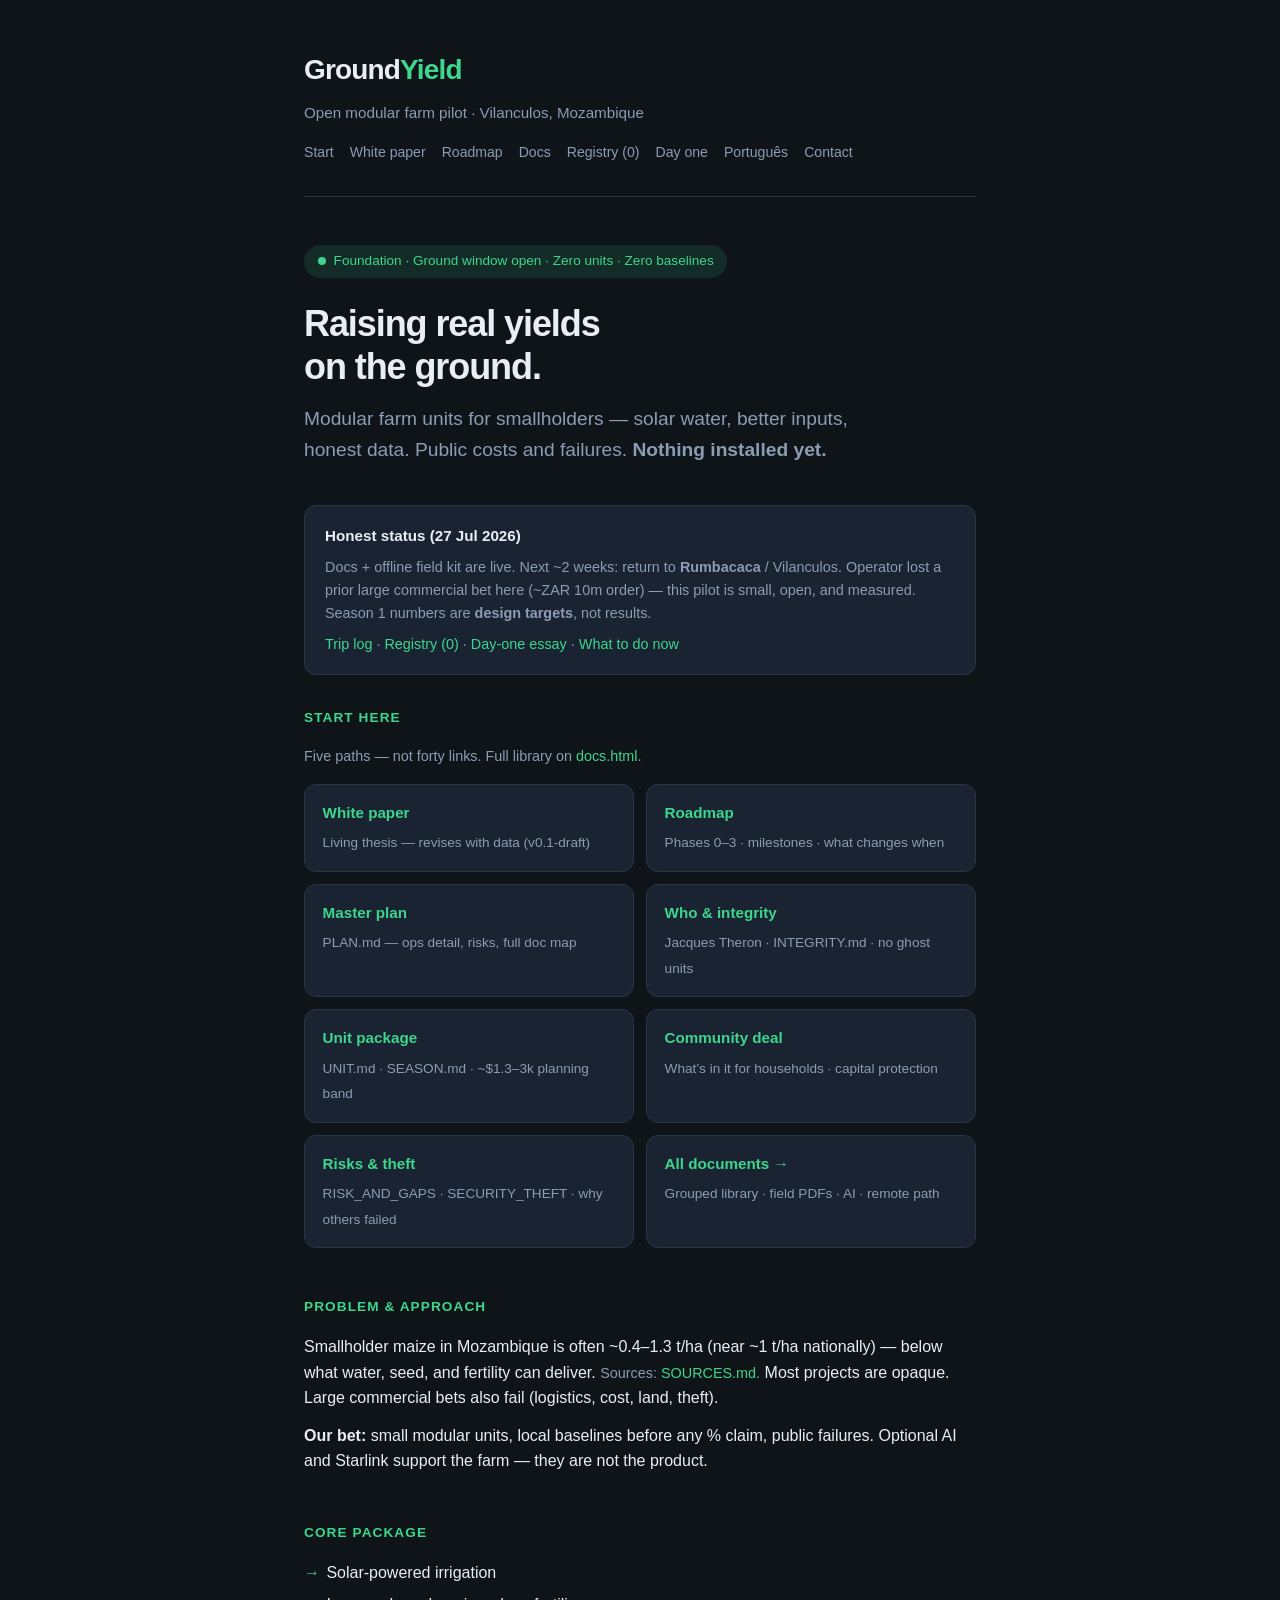
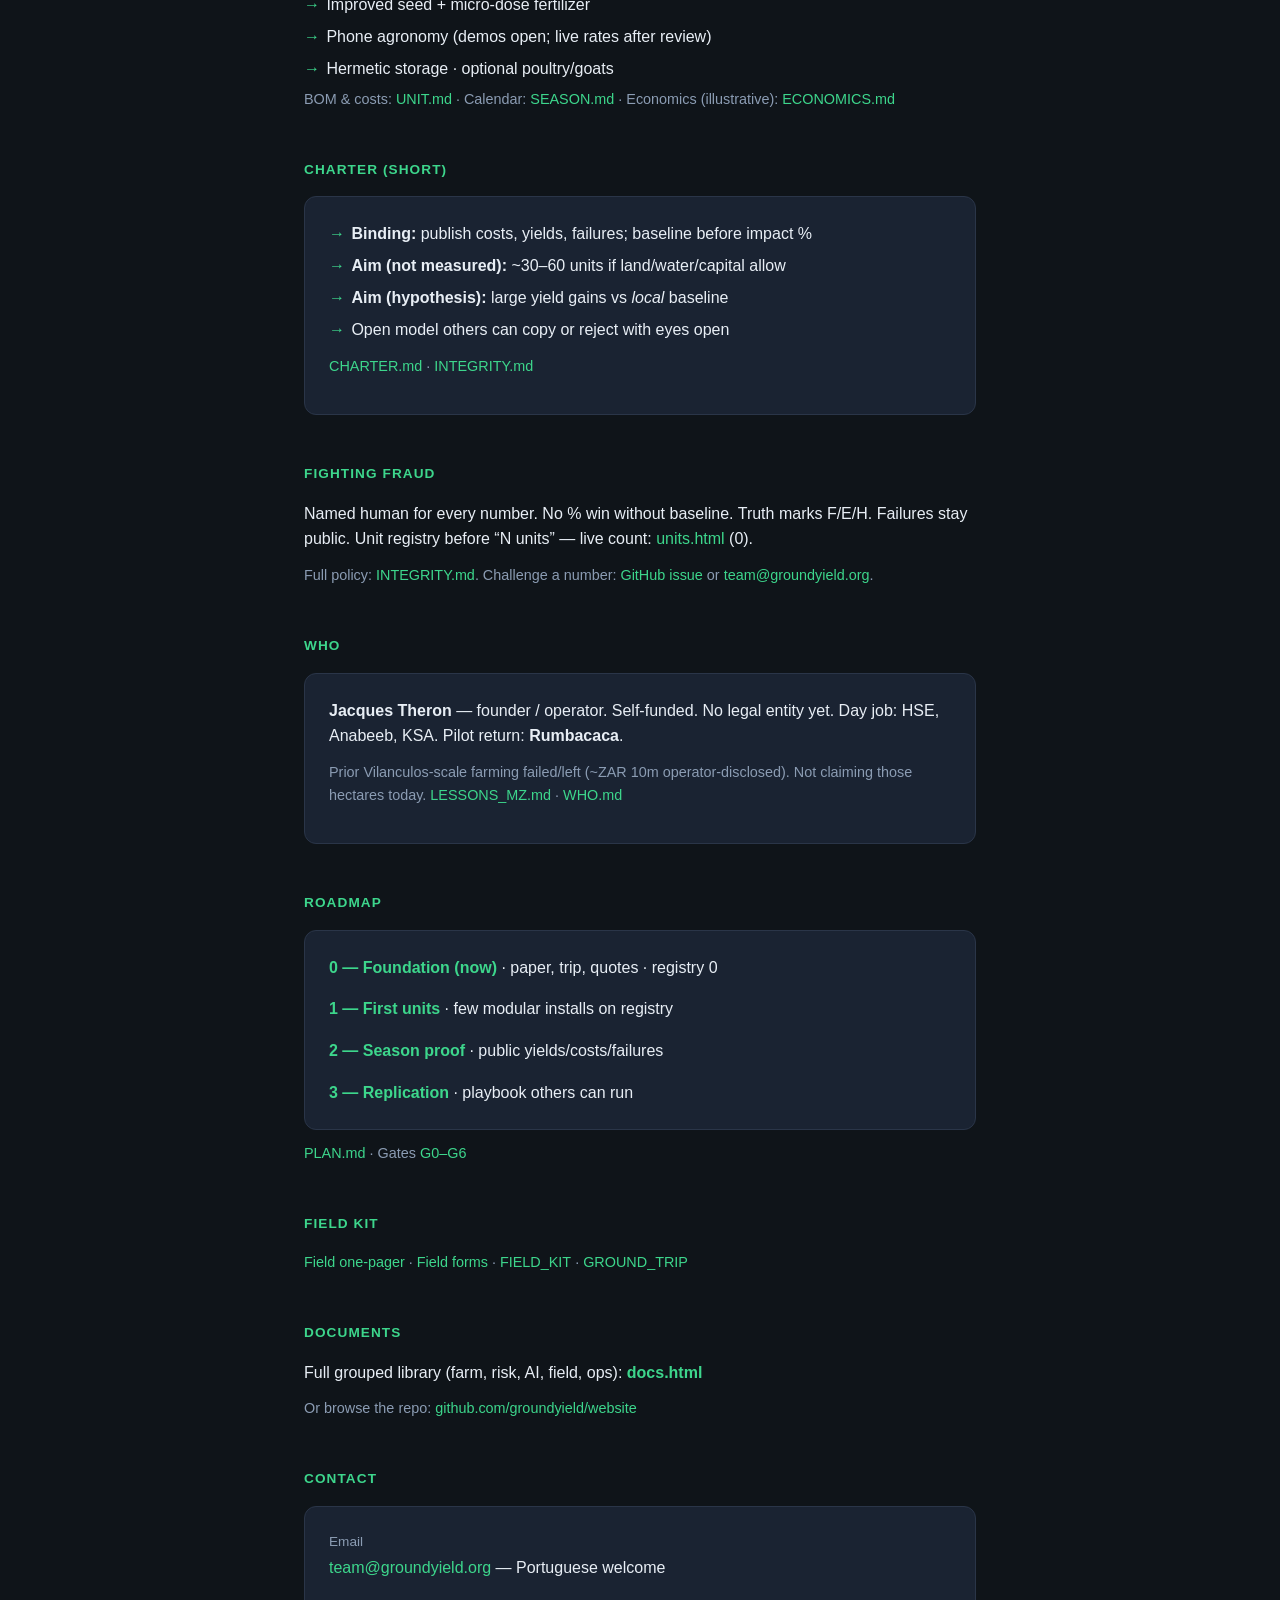
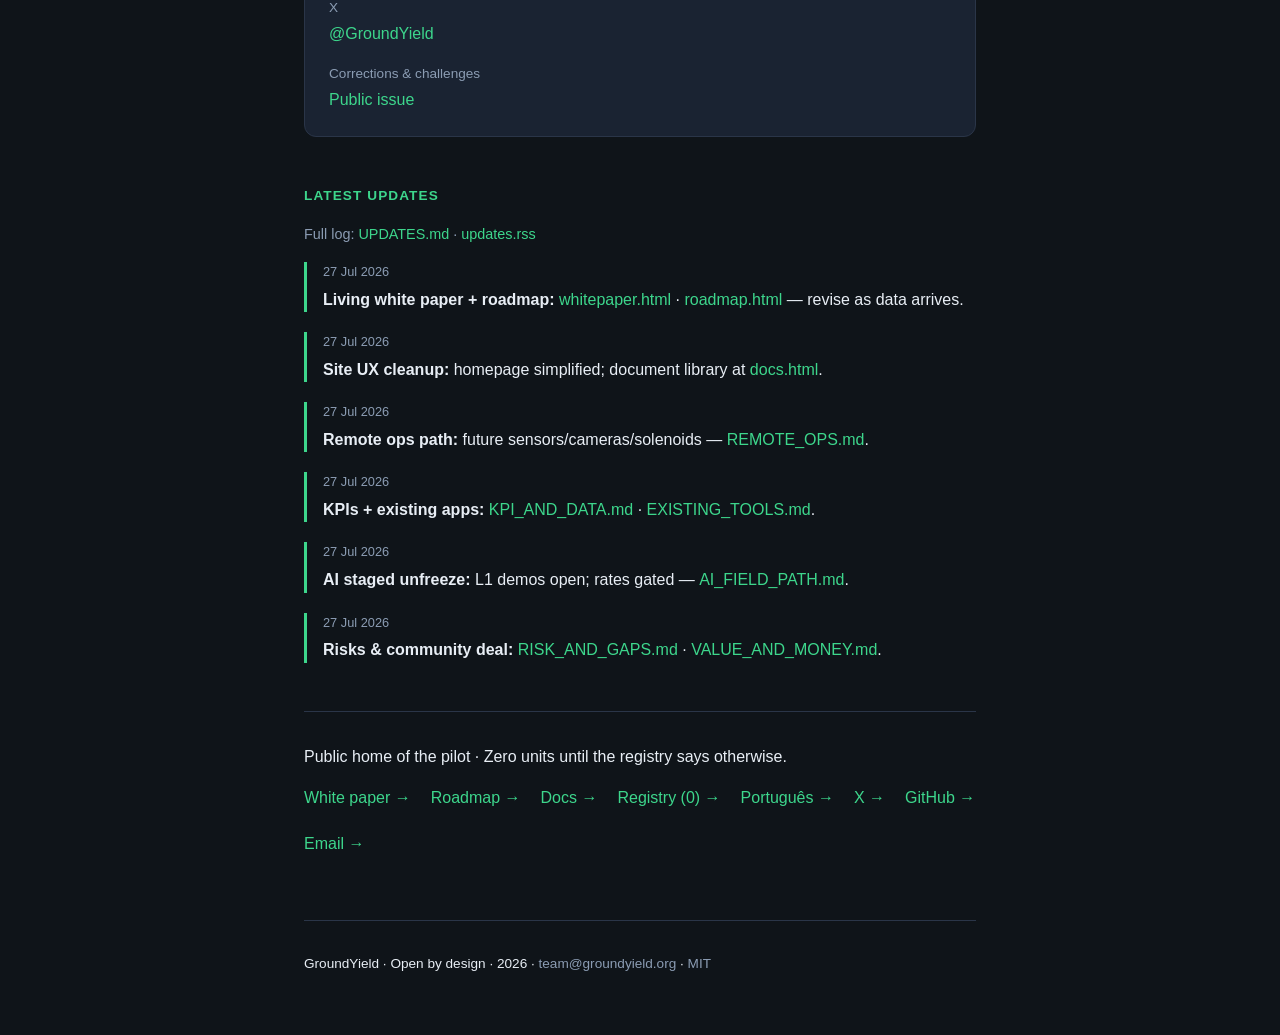
<file: index.html>
<!DOCTYPE html>
<html lang="en">
<head>
  <meta charset="UTF-8" />
  <meta name="viewport" content="width=device-width, initial-scale=1.0" />
  <title>GroundYield — Open Modular Farm Pilot</title>
  <link rel="stylesheet" href="/site-nav.css" />
  <meta name="description" content="GroundYield is an open, transparent modular high-productivity farm pilot in Vilanculos, Mozambique. Raising real yields with public data." />
  <meta name="theme-color" content="#0f1419" />
  <meta name="color-scheme" content="dark" />
  <meta name="author" content="Jacques Theron" />
  <link rel="canonical" href="https://www.groundyield.org/" />

  <link rel="icon" href="/favicon.svg" type="image/svg+xml" />
  <link rel="apple-touch-icon" href="/apple-touch-icon.png" />
  <link rel="alternate" type="application/rss+xml" title="GroundYield Updates" href="/updates.rss" />
  <link rel="alternate" hreflang="en" href="https://www.groundyield.org/" />
  <link rel="alternate" hreflang="pt" href="https://www.groundyield.org/pt.html" />

  <!-- Open Graph -->
  <meta property="og:type" content="website" />
  <meta property="og:site_name" content="GroundYield" />
  <meta property="og:url" content="https://www.groundyield.org/" />
  <meta property="og:title" content="GroundYield — Open Modular Farm Pilot" />
  <meta property="og:description" content="Transparent modular farming for smallholders in Vilanculos, Mozambique. Costs, yields and failures published from day one." />
  <meta property="og:image" content="https://www.groundyield.org/og-image.png" />
  <meta property="og:image:width" content="1200" />
  <meta property="og:image:height" content="630" />
  <meta property="og:image:alt" content="GroundYield — raising real yields on the ground. Vilanculos, Mozambique." />
  <meta property="og:locale" content="en_GB" />

  <!-- X / Twitter -->
  <meta name="twitter:card" content="summary_large_image" />
  <meta name="twitter:site" content="@GroundYield" />
  <meta name="twitter:creator" content="@GroundYield" />
  <meta name="twitter:title" content="GroundYield — Open Modular Farm Pilot" />
  <meta name="twitter:description" content="Transparent modular farming for smallholders in Vilanculos, Mozambique. Costs, yields and failures published from day one." />
  <meta name="twitter:image" content="https://www.groundyield.org/og-image.png" />
  <meta name="twitter:image:alt" content="GroundYield — raising real yields on the ground. Vilanculos, Mozambique." />

  <script type="application/ld+json">
  {
    "@context": "https://schema.org",
    "@type": "Organization",
    "name": "GroundYield",
    "url": "https://www.groundyield.org/",
    "logo": "https://www.groundyield.org/icon-512.png",
    "image": "https://www.groundyield.org/og-image.png",
    "description": "Open modular high-productivity farm pilot for smallholders in Vilanculos, Inhambane Province, Mozambique. Costs, yields, incomes and failures published openly.",
    "email": "team@groundyield.org",
    "foundingDate": "2026",
    "areaServed": {
      "@type": "Place",
      "name": "Vilanculos, Inhambane Province, Mozambique"
    },
    "sameAs": [
      "https://x.com/GroundYield",
      "https://github.com/groundyield/website"
    ]
  }
  </script>

  <style>
    :root {
      --bg: #0f1419;
      --surface: #1a2332;
      --text: #e8eef5;
      --muted: #8b9cb3;
      --accent: #3dd68c;
      --accent-dim: #2a9d6a;
      --border: #2a3548;
    }
    * { margin: 0; padding: 0; box-sizing: border-box; }
    html { scroll-behavior: smooth; }
    body {
      font-family: -apple-system, BlinkMacSystemFont, 'Segoe UI', Roboto, 'Helvetica Neue', Arial, sans-serif;
      background: var(--bg);
      color: var(--text);
      line-height: 1.6;
      min-height: 100vh;
    }
    a:focus-visible,
    button:focus-visible {
      outline: 2px solid var(--accent);
      outline-offset: 3px;
    }
    .skip-link {
      position: absolute;
      left: -9999px;
      top: 0;
      background: var(--accent);
      color: var(--bg);
      padding: 0.5rem 1rem;
      z-index: 100;
      font-weight: 600;
      text-decoration: none;
    }
    .skip-link:focus {
      left: 1rem;
      top: 1rem;
    }
    .container {
      max-width: 720px;
      margin: 0 auto;
      padding: 0 1.5rem;
    }
    header {
      padding: 3rem 0 2rem;
      border-bottom: 1px solid var(--border);
    }
    .logo {
      font-size: 1.75rem;
      font-weight: 700;
      letter-spacing: -0.03em;
      color: var(--text);
    }
    .logo span {
      color: var(--accent);
    }
    .tagline {
      margin-top: 0.5rem;
      color: var(--muted);
      font-size: 0.95rem;
    }
    main {
      padding: 3rem 0 4rem;
    }
    h1 {
      font-size: 2.25rem;
      font-weight: 700;
      letter-spacing: -0.03em;
      line-height: 1.2;
      margin-bottom: 1rem;
    }
    .lead {
      font-size: 1.2rem;
      color: var(--muted);
      margin-bottom: 2.5rem;
      max-width: 36rem;
    }
    section {
      margin-bottom: 3rem;
    }
    h2 {
      font-size: 0.85rem;
      text-transform: uppercase;
      letter-spacing: 0.08em;
      color: var(--accent);
      margin-bottom: 1rem;
      font-weight: 600;
    }
    p, li {
      color: var(--text);
      margin-bottom: 0.75rem;
    }
    ul {
      list-style: none;
      padding-left: 0;
    }
    ul li {
      position: relative;
      padding-left: 1.4rem;
      margin-bottom: 0.6rem;
    }
    ul li::before {
      content: "→";
      position: absolute;
      left: 0;
      color: var(--accent);
      font-weight: 600;
    }
    .card {
      background: var(--surface);
      border: 1px solid var(--border);
      border-radius: 12px;
      padding: 1.5rem;
      margin-top: 1rem;
    }
    .status {
      display: inline-flex;
      align-items: center;
      gap: 0.5rem;
      background: rgba(61, 214, 140, 0.12);
      color: var(--accent);
      font-size: 0.85rem;
      font-weight: 500;
      padding: 0.35rem 0.85rem;
      border-radius: 999px;
      margin-bottom: 1.5rem;
    }
    .status::before {
      content: "";
      width: 8px;
      height: 8px;
      background: var(--accent);
      border-radius: 50%;
      animation: pulse 2s infinite;
    }
    @media (prefers-reduced-motion: reduce) {
      html { scroll-behavior: auto; }
      .status::before { animation: none; }
    }
    @keyframes pulse {
      0%, 100% { opacity: 1; }
      50% { opacity: 0.4; }
    }
    .update {
      border-left: 3px solid var(--accent);
      padding-left: 1rem;
      margin-bottom: 1.25rem;
    }
    .update time {
      display: block;
      font-size: 0.8rem;
      color: var(--muted);
      margin-bottom: 0.25rem;
    }
    .phase {
      margin-bottom: 1rem;
    }
    .phase:last-child {
      margin-bottom: 0;
    }
    .phase strong {
      color: var(--accent);
    }
    .docs a,
    .links a,
    .cta a,
    a {
      color: var(--accent);
      text-decoration: none;
      font-weight: 500;
    }
    .docs a:hover,
    .links a:hover,
    .cta a:hover,
    a:hover {
      text-decoration: underline;
    }
    .docs li {
      margin-bottom: 0.5rem;
    }
    .note {
      color: var(--muted);
      font-size: 0.9rem;
    }
    .contact dl { margin: 0; }
    .contact dt {
      color: var(--muted);
      font-size: 0.85rem;
      margin-top: 1rem;
    }
    .contact dt:first-child { margin-top: 0; }
    .contact dd { margin: 0.15rem 0 0; }
    .lang-bar {
      font-size: 0.85rem;
      color: var(--muted);
      margin-top: 0.75rem;
    }
    .cta {
      margin-top: 2.5rem;
      padding-top: 2rem;
      border-top: 1px solid var(--border);
    }
    .links {
      display: flex;
      flex-wrap: wrap;
      gap: 1.25rem;
      margin-top: 1rem;
    }
    footer {
      padding: 2rem 0 3rem;
      border-top: 1px solid var(--border);
      color: var(--muted);
      font-size: 0.85rem;
    }
    footer a {
      color: var(--muted);
      text-decoration: none;
    }
    footer a:hover {
      color: var(--accent);
      text-decoration: underline;
    }

    .site-nav {
      display: flex; flex-wrap: wrap; gap: 0.55rem 1rem;
      margin-top: 1rem; font-size: 0.88rem;
    }
    .site-nav a {
      color: var(--muted); text-decoration: none; font-weight: 500;
    }
    .site-nav a:hover { color: var(--accent); text-decoration: none; }
    .path-grid {
      display: grid;
      grid-template-columns: 1fr 1fr;
      gap: 0.75rem;
      margin: 1rem 0 0;
    }
    @media (max-width: 560px) {
      .path-grid { grid-template-columns: 1fr; }
    }
    .path-card {
      background: var(--surface);
      border: 1px solid var(--border);
      border-radius: 12px;
      padding: 1rem 1.1rem;
      display: block;
      text-decoration: none !important;
      color: inherit;
      font-weight: 400;
    }
    .path-card:hover {
      border-color: var(--accent);
      text-decoration: none !important;
    }
    .path-card strong {
      display: block;
      color: var(--accent);
      margin-bottom: 0.25rem;
      font-size: 0.95rem;
    }
    .path-card span {
      color: var(--muted);
      font-size: 0.85rem;
      line-height: 1.45;
    }
    .status-card {
      background: var(--surface);
      border: 1px solid var(--border);
      border-radius: 12px;
      padding: 1.1rem 1.25rem;
      margin-bottom: 2rem;
      font-size: 0.95rem;
    }
    .status-card p { margin-bottom: 0.5rem; }
    .status-card p:last-child { margin-bottom: 0; }
    .compact-list li { margin-bottom: 0.4rem; }

    @media (max-width: 600px) {
      h1 { font-size: 1.75rem; }
      .lead { font-size: 1.05rem; }
      header { padding: 2rem 0 1.5rem; }
    }
  </style>
</head>
<body>
  <a class="skip-link" href="#main">Skip to content</a>
  <div class="container">
    <header>
      <div class="logo" role="banner">Ground<span>Yield</span></div>
      <p class="tagline">Open modular farm pilot · Vilanculos, Mozambique</p>
      <nav class="site-nav" aria-label="Primary">
        <a href="#start">Start</a>
        <a href="/whitepaper.html">White paper</a>
        <a href="/roadmap.html">Roadmap</a>
        <a href="/docs.html">Docs</a>
        <a href="/units.html">Registry (0)</a>
        <a href="/day1.html">Day one</a>
        <a href="/pt.html" hreflang="pt">Português</a>
        <a href="#contact">Contact</a>
      </nav>
    </header>

    <main id="main">
      <div class="status" role="status">Foundation · Ground window open · Zero units · Zero baselines</div>

      <h1>Raising real yields<br>on the ground.</h1>
      <p class="lead">
        Modular farm units for smallholders — solar water, better inputs, honest data.
        Public costs and failures. <strong>Nothing installed yet.</strong>
      </p>

      <div class="status-card">
        <p><strong>Honest status (27 Jul 2026)</strong></p>
        <p class="note">
          Docs + offline field kit are live. Next ~2 weeks: return to
          <strong>Rumbacaca</strong> / Vilanculos. Operator lost a prior large commercial bet here
          (~ZAR 10m order) — this pilot is small, open, and measured. Season 1 numbers are
          <strong>design targets</strong>, not results.
        </p>
        <p class="note">
          <a href="https://github.com/groundyield/website/blob/main/GROUND_TRIP.md">Trip log</a> ·
          <a href="/units.html">Registry (0)</a> ·
          <a href="/day1.html">Day-one essay</a> ·
          <a href="https://github.com/groundyield/website/blob/main/NEXT.md">What to do now</a>
        </p>
      </div>

      <section id="start" aria-labelledby="start-title">
        <h2 id="start-title">Start here</h2>
        <p class="note">Five paths — not forty links. Full library on <a href="/docs.html">docs.html</a>.</p>
        <div class="path-grid">
          <a class="path-card" href="/whitepaper.html">
            <strong>White paper</strong>
            <span>Living thesis — revises with data (v0.1-draft)</span>
          </a>
          <a class="path-card" href="/roadmap.html">
            <strong>Roadmap</strong>
            <span>Phases 0–3 · milestones · what changes when</span>
          </a>
          <a class="path-card" href="https://github.com/groundyield/website/blob/main/PLAN.md">
            <strong>Master plan</strong>
            <span>PLAN.md — ops detail, risks, full doc map</span>
          </a>
          <a class="path-card" href="https://github.com/groundyield/website/blob/main/WHO.md">
            <strong>Who &amp; integrity</strong>
            <span>Jacques Theron · INTEGRITY.md · no ghost units</span>
          </a>
          <a class="path-card" href="https://github.com/groundyield/website/blob/main/UNIT.md">
            <strong>Unit package</strong>
            <span>UNIT.md · SEASON.md · ~$1.3–3k planning band</span>
          </a>
          <a class="path-card" href="https://github.com/groundyield/website/blob/main/VALUE_AND_MONEY.md">
            <strong>Community deal</strong>
            <span>What’s in it for households · capital protection</span>
          </a>
          <a class="path-card" href="https://github.com/groundyield/website/blob/main/RISK_AND_GAPS.md">
            <strong>Risks &amp; theft</strong>
            <span>RISK_AND_GAPS · SECURITY_THEFT · why others failed</span>
          </a>
          <a class="path-card" href="/docs.html">
            <strong>All documents →</strong>
            <span>Grouped library · field PDFs · AI · remote path</span>
          </a>
        </div>
      </section>

      <section aria-labelledby="problem">
        <h2 id="problem">Problem &amp; approach</h2>
        <p>
          Smallholder maize in Mozambique is often ~0.4–1.3 t/ha (near ~1 t/ha nationally) —
          below what water, seed, and fertility can deliver.
          <span class="note">Sources: <a href="https://github.com/groundyield/website/blob/main/SOURCES.md">SOURCES.md</a>.</span>
          Most projects are opaque. Large commercial bets also fail (logistics, cost, land, theft).
        </p>
        <p>
          <strong>Our bet:</strong> small modular units, local baselines before any % claim,
          public failures. Optional AI and Starlink support the farm — they are not the product.
        </p>
      </section>

      <section aria-labelledby="package">
        <h2 id="package">Core package</h2>
        <ul class="compact-list">
          <li>Solar-powered irrigation</li>
          <li>Improved seed + micro-dose fertilizer</li>
          <li>Phone agronomy (demos open; live rates after review)</li>
          <li>Hermetic storage · optional poultry/goats</li>
        </ul>
        <p class="note">
          BOM &amp; costs: <a href="https://github.com/groundyield/website/blob/main/UNIT.md">UNIT.md</a>
          · Calendar: <a href="https://github.com/groundyield/website/blob/main/SEASON.md">SEASON.md</a>
          · Economics (illustrative): <a href="https://github.com/groundyield/website/blob/main/ECONOMICS.md">ECONOMICS.md</a>
        </p>
      </section>

      <section aria-labelledby="charter">
        <h2 id="charter">Charter (short)</h2>
        <div class="card">
          <ul class="compact-list">
            <li><strong>Binding:</strong> publish costs, yields, failures; baseline before impact %</li>
            <li><strong>Aim (not measured):</strong> ~30–60 units if land/water/capital allow</li>
            <li><strong>Aim (hypothesis):</strong> large yield gains vs <em>local</em> baseline</li>
            <li>Open model others can copy or reject with eyes open</li>
          </ul>
          <p class="note" style="margin-top:0.75rem">
            <a href="https://github.com/groundyield/website/blob/main/CHARTER.md">CHARTER.md</a> ·
            <a href="https://github.com/groundyield/website/blob/main/INTEGRITY.md">INTEGRITY.md</a>
          </p>
        </div>
      </section>

      <section aria-labelledby="integrity">
        <h2 id="integrity">Fighting fraud</h2>
        <p>
          Named human for every number. No % win without baseline. Truth marks F/E/H.
          Failures stay public. Unit registry before “N units” —
          live count: <a href="/units.html">units.html</a> (0).
        </p>
        <p class="note">
          Full policy: <a href="https://github.com/groundyield/website/blob/main/INTEGRITY.md">INTEGRITY.md</a>.
          Challenge a number: <a href="https://github.com/groundyield/website/issues">GitHub issue</a>
          or <a href="mailto:team@groundyield.org">team@groundyield.org</a>.
        </p>
      </section>

      <section aria-labelledby="who">
        <h2 id="who">Who</h2>
        <div class="card">
          <p>
            <strong>Jacques Theron</strong> — founder / operator. Self-funded. No legal entity yet.
            Day job: HSE, Anabeeb, KSA. Pilot return: <strong>Rumbacaca</strong>.
          </p>
          <p class="note">
            Prior Vilanculos-scale farming failed/left (~ZAR 10m operator-disclosed).
            Not claiming those hectares today.
            <a href="https://github.com/groundyield/website/blob/main/LESSONS_MZ.md">LESSONS_MZ.md</a> ·
            <a href="https://github.com/groundyield/website/blob/main/WHO.md">WHO.md</a>
          </p>
        </div>
      </section>

      <section aria-labelledby="roadmap">
        <h2 id="roadmap">Roadmap</h2>
        <div class="card">
          <div class="phase"><strong>0 — Foundation (now)</strong> · paper, trip, quotes · registry 0</div>
          <div class="phase"><strong>1 — First units</strong> · few modular installs on registry</div>
          <div class="phase"><strong>2 — Season proof</strong> · public yields/costs/failures</div>
          <div class="phase"><strong>3 — Replication</strong> · playbook others can run</div>
        </div>
        <p class="note" style="margin-top:0.75rem">
          <a href="https://github.com/groundyield/website/blob/main/PLAN.md">PLAN.md</a> ·
          Gates <a href="https://github.com/groundyield/website/blob/main/field/GATES.md">G0–G6</a>
        </p>
      </section>

      <section aria-labelledby="field">
        <h2 id="field">Field kit</h2>
        <p class="note">
          <a href="/field/GroundYield_Field_OnePager_EN_PT.pdf">Field one-pager</a> ·
          <a href="/field/GroundYield_Field_Forms_EN_PT.pdf">Field forms</a> ·
          <a href="https://github.com/groundyield/website/blob/main/field/FIELD_KIT.md">FIELD_KIT</a> ·
          <a href="https://github.com/groundyield/website/blob/main/GROUND_TRIP.md">GROUND_TRIP</a>
        </p>
      </section>

      <section aria-labelledby="docs">
        <h2 id="docs">Documents</h2>
        <p>
          Full grouped library (farm, risk, AI, field, ops):
          <a href="/docs.html"><strong>docs.html</strong></a>
        </p>
        <p class="note">
          Or browse the repo:
          <a href="https://github.com/groundyield/website">github.com/groundyield/website</a>
        </p>
      </section>

      <section class="contact" aria-labelledby="contact">
        <h2 id="contact">Contact</h2>
        <div class="card">
          <dl>
            <dt>Email</dt>
            <dd><a href="mailto:team@groundyield.org">team@groundyield.org</a> — Portuguese welcome</dd>
            <dt>X</dt>
            <dd><a href="https://x.com/GroundYield" rel="me noopener noreferrer">@GroundYield</a></dd>
            <dt>Corrections &amp; challenges</dt>
            <dd><a href="https://github.com/groundyield/website/issues">Public issue</a></dd>
          </dl>
        </div>
      </section>

      <section aria-labelledby="updates">
        <h2 id="updates">Latest updates</h2>
        <p class="note" style="margin-bottom:1rem">
          Full log: <a href="https://github.com/groundyield/website/blob/main/UPDATES.md">UPDATES.md</a>
          · <a href="/updates.rss">updates.rss</a>
        </p>
        <article class="update">
          <time datetime="2026-07-27">27 Jul 2026</time>
          <p><strong>Living white paper + roadmap:</strong> <a href="/whitepaper.html">whitepaper.html</a> · <a href="/roadmap.html">roadmap.html</a> — revise as data arrives.</p>
        </article>
        <article class="update">
          <time datetime="2026-07-27">27 Jul 2026</time>
          <p><strong>Site UX cleanup:</strong> homepage simplified; document library at <a href="/docs.html">docs.html</a>.</p>
        </article>
        <article class="update">
          <time datetime="2026-07-27">27 Jul 2026</time>
          <p><strong>Remote ops path:</strong> future sensors/cameras/solenoids — <a href="https://github.com/groundyield/website/blob/main/REMOTE_OPS.md">REMOTE_OPS.md</a>.</p>
        </article>
        <article class="update">
          <time datetime="2026-07-27">27 Jul 2026</time>
          <p><strong>KPIs + existing apps:</strong> <a href="https://github.com/groundyield/website/blob/main/KPI_AND_DATA.md">KPI_AND_DATA.md</a> · <a href="https://github.com/groundyield/website/blob/main/EXISTING_TOOLS.md">EXISTING_TOOLS.md</a>.</p>
        </article>
        <article class="update">
          <time datetime="2026-07-27">27 Jul 2026</time>
          <p><strong>AI staged unfreeze:</strong> L1 demos open; rates gated — <a href="https://github.com/groundyield/website/blob/main/AI_FIELD_PATH.md">AI_FIELD_PATH.md</a>.</p>
        </article>
        <article class="update">
          <time datetime="2026-07-27">27 Jul 2026</time>
          <p><strong>Risks &amp; community deal:</strong> <a href="https://github.com/groundyield/website/blob/main/RISK_AND_GAPS.md">RISK_AND_GAPS.md</a> · <a href="https://github.com/groundyield/website/blob/main/VALUE_AND_MONEY.md">VALUE_AND_MONEY.md</a>.</p>
        </article>
      </section>

      <div class="cta">
        <p>Public home of the pilot · Zero units until the registry says otherwise.</p>
        <div class="links">
          <a href="/whitepaper.html">White paper →</a>
          <a href="/roadmap.html">Roadmap →</a>
          <a href="/docs.html">Docs →</a>
          <a href="/units.html">Registry (0) →</a>
          <a href="/pt.html" hreflang="pt">Português →</a>
          <a href="https://x.com/GroundYield" rel="me noopener noreferrer">X →</a>
          <a href="https://github.com/groundyield/website" rel="noopener noreferrer">GitHub →</a>
          <a href="mailto:team@groundyield.org">Email →</a>
        </div>
      </div>
    </main>

    <footer>
      <p>GroundYield · Open by design · 2026 · <a href="mailto:team@groundyield.org">team@groundyield.org</a> · <a href="https://github.com/groundyield/website/blob/main/LICENSE">MIT</a></p>
    </footer>
  </div>
</body>
</html>
</file>
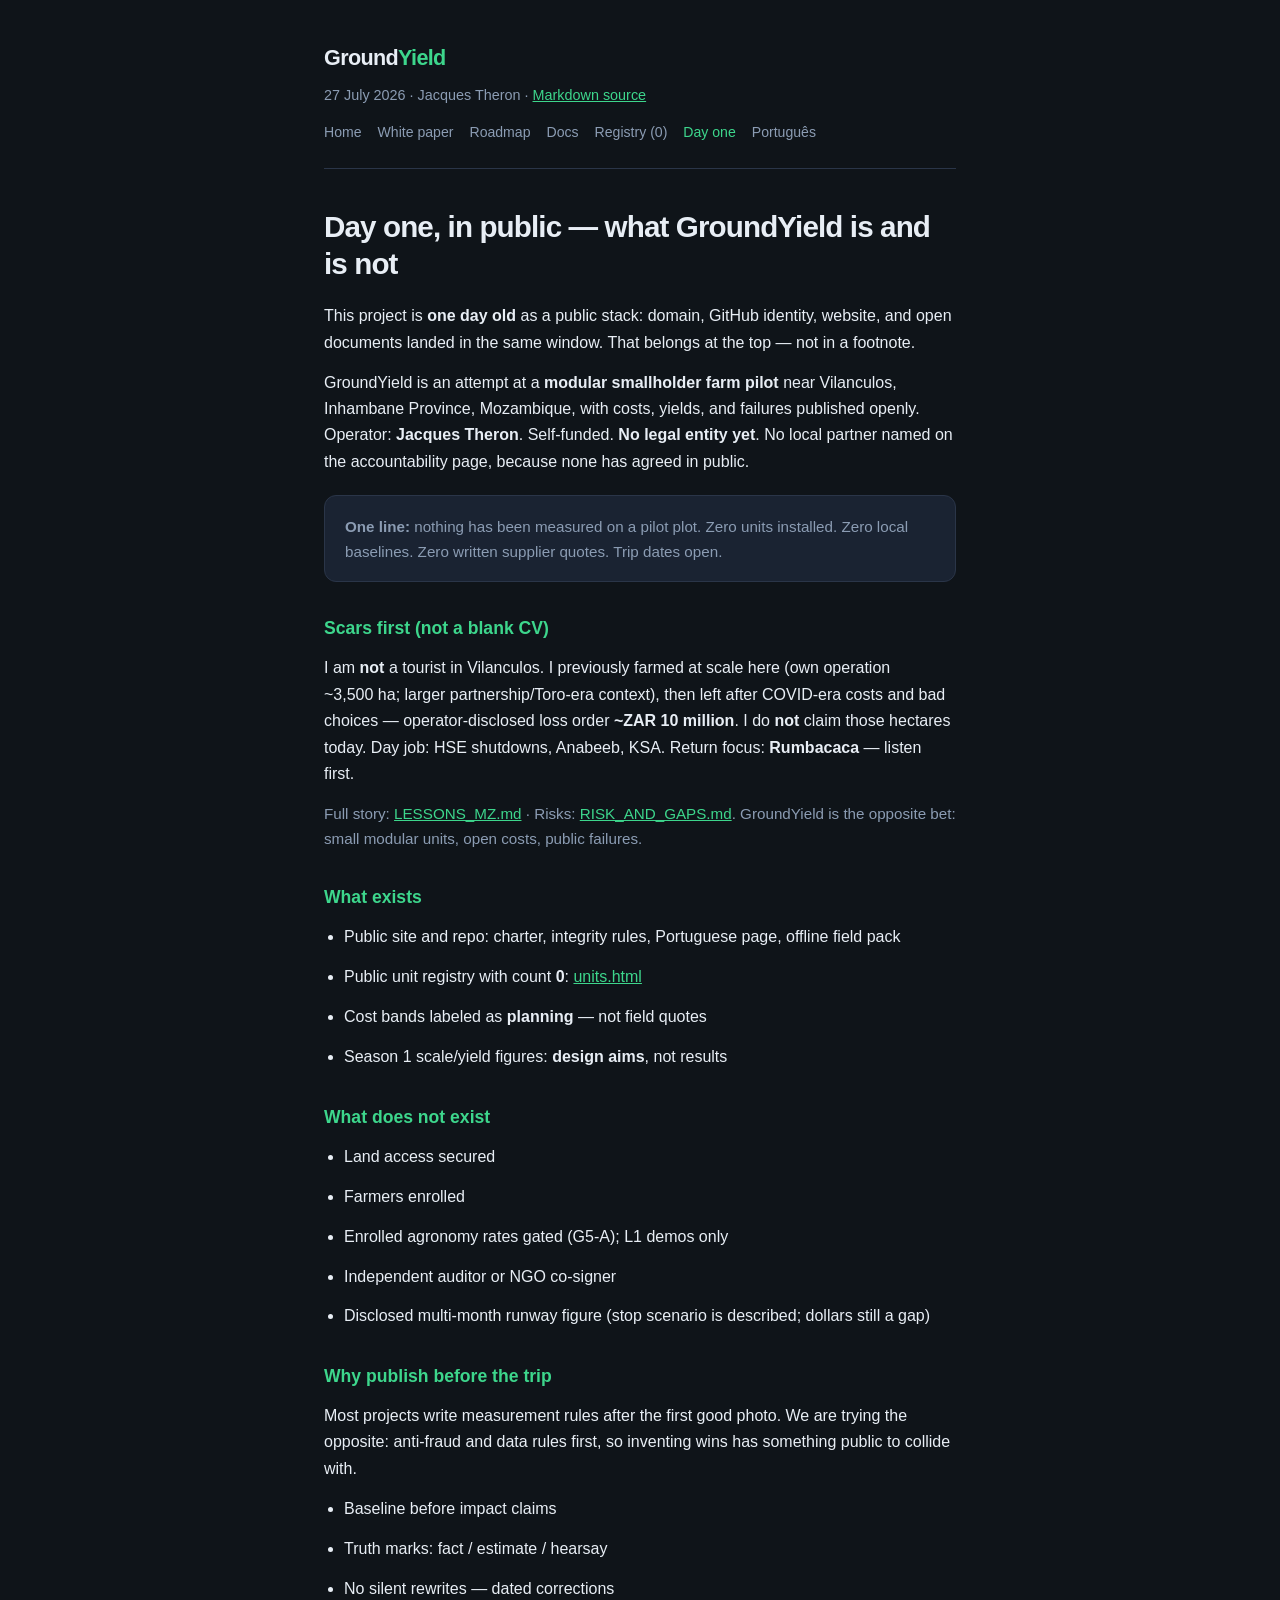
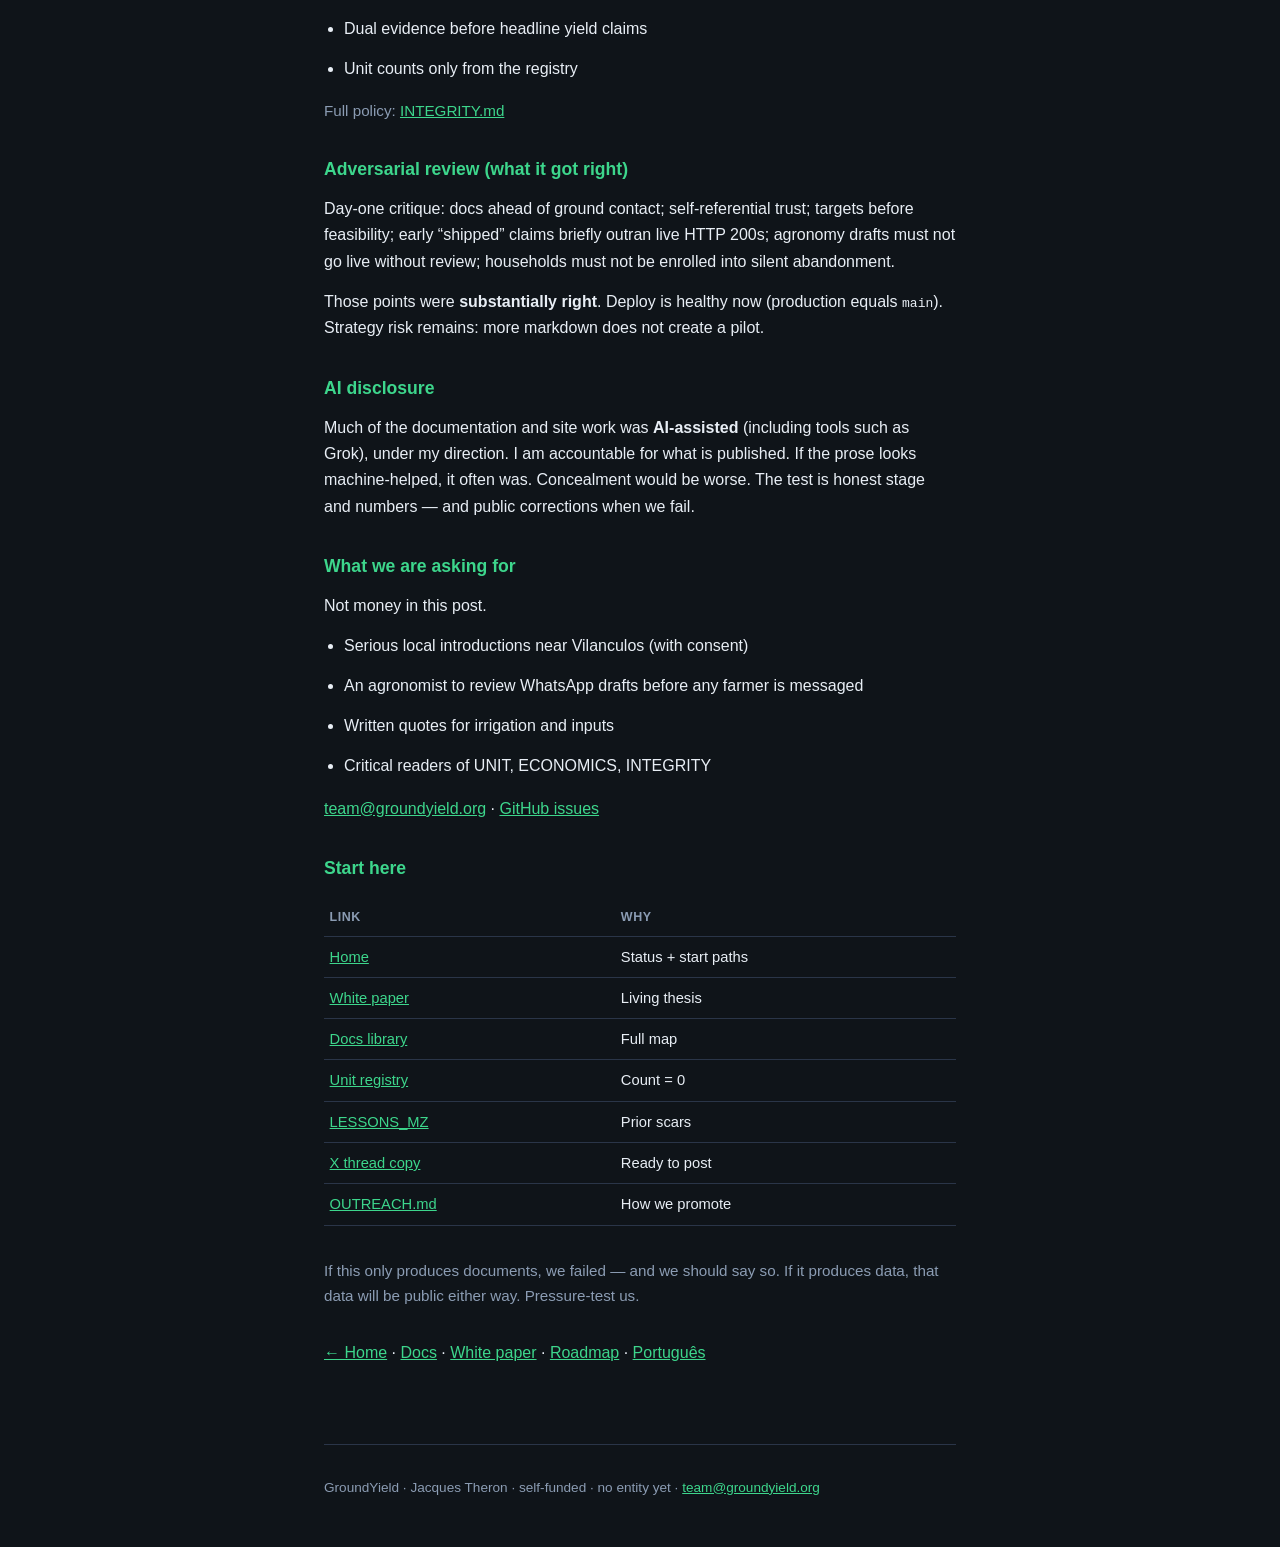
<file: day1.html>
<!DOCTYPE html>
<html lang="en">
<head>
  <meta charset="UTF-8" />
  <meta name="viewport" content="width=device-width, initial-scale=1.0" />
  <title>Day one, in public — GroundYield</title>
  <link rel="stylesheet" href="/site-nav.css" />
  <meta name="description" content="GroundYield day one: public docs, zero units, zero baselines. What exists, what does not, and how to pressure-test us." />
  <meta name="theme-color" content="#0f1419" />
  <link rel="canonical" href="https://www.groundyield.org/day1.html" />
  <link rel="icon" href="/favicon.svg" type="image/svg+xml" />
  <meta property="og:type" content="article" />
  <meta property="og:title" content="Day one, in public — GroundYield" />
  <meta property="og:description" content="Built in public. Zero units. Zero baselines. Pressure-test us." />
  <meta property="og:image" content="https://www.groundyield.org/og-image.png" />
  <meta property="og:url" content="https://www.groundyield.org/day1.html" />
  <meta name="twitter:card" content="summary_large_image" />
  <meta name="twitter:title" content="Day one, in public — GroundYield" />
  <meta name="twitter:description" content="Built in public. Zero units. Zero baselines. Pressure-test us." />
  <meta name="twitter:image" content="https://www.groundyield.org/og-image.png" />
  <style>
    :root {
      --bg: #0f1419; --surface: #1a2332; --text: #e8eef5;
      --muted: #8b9cb3; --accent: #3dd68c; --border: #2a3548;
    }
    * { margin: 0; padding: 0; box-sizing: border-box; }
    body {
      font-family: -apple-system, BlinkMacSystemFont, 'Segoe UI', Roboto, 'Helvetica Neue', Arial, sans-serif;
      background: var(--bg); color: var(--text); line-height: 1.65; min-height: 100vh;
    }
    .container { max-width: 680px; margin: 0 auto; padding: 0 1.5rem; }
    header { padding: 2.5rem 0 1.5rem; border-bottom: 1px solid var(--border); }
    .logo { font-size: 1.35rem; font-weight: 700; letter-spacing: -0.03em; }
    .logo span { color: var(--accent); }
    .logo a { color: inherit; text-decoration: none; }
    .meta { color: var(--muted); font-size: 0.9rem; margin-top: 0.5rem; }
    article { padding: 2.5rem 0 4rem; }
    h1 { font-size: 1.85rem; letter-spacing: -0.03em; line-height: 1.25; margin-bottom: 1.25rem; }
    h2 { font-size: 1.1rem; margin: 2rem 0 0.75rem; color: var(--accent); }
    p, li { margin-bottom: 0.85rem; color: var(--text); }
    ul, ol { margin: 0.5rem 0 1rem 1.25rem; }
    .note { color: var(--muted); font-size: 0.95rem; }
    a { color: var(--accent); }
    .card {
      background: var(--surface); border: 1px solid var(--border);
      border-radius: 12px; padding: 1.1rem 1.25rem; margin: 1.25rem 0;
    }
    table { width: 100%; border-collapse: collapse; font-size: 0.92rem; margin: 1rem 0; }
    th, td { text-align: left; padding: 0.5rem 0.35rem; border-bottom: 1px solid var(--border); vertical-align: top; }
    th { color: var(--muted); font-size: 0.78rem; text-transform: uppercase; letter-spacing: 0.04em; }
    footer { padding: 2rem 0 3rem; border-top: 1px solid var(--border); color: var(--muted); font-size: 0.85rem; }
  </style>
</head>
<body>
  <div class="container">
    <header>
      <div class="logo"><a href="/">Ground<span>Yield</span></a></div>
      <p class="meta">27 July 2026 · Jacques Theron · <a href="https://github.com/groundyield/website/blob/main/BLOG_DAY1.md">Markdown source</a></p>
      <nav class="site-nav" aria-label="Primary">
        <a href="/">Home</a>
        <a href="/whitepaper.html">White paper</a>
        <a href="/roadmap.html">Roadmap</a>
        <a href="/docs.html">Docs</a>
        <a href="/units.html">Registry (0)</a>
        <a href="/day1.html" aria-current="page">Day one</a>
        <a href="/pt.html" hreflang="pt">Português</a>
      </nav>
    </header>

    <article>
      <h1>Day one, in public — what GroundYield is and is not</h1>

      <p>
        This project is <strong>one day old</strong> as a public stack: domain, GitHub identity, website,
        and open documents landed in the same window. That belongs at the top — not in a footnote.
      </p>
      <p>
        GroundYield is an attempt at a <strong>modular smallholder farm pilot</strong> near Vilanculos,
        Inhambane Province, Mozambique, with costs, yields, and failures published openly.
        Operator: <strong>Jacques Theron</strong>. Self-funded. <strong>No legal entity yet</strong>.
        No local partner named on the accountability page, because none has agreed in public.
      </p>
      <div class="card note">
        <strong>One line:</strong> nothing has been measured on a pilot plot.
        Zero units installed. Zero local baselines. Zero written supplier quotes. Trip dates open.
      </div>

      <h2>Scars first (not a blank CV)</h2>
      <p>
        I am <strong>not</strong> a tourist in Vilanculos. I previously farmed at scale here
        (own operation ~3,500&nbsp;ha; larger partnership/Toro-era context), then left after
        COVID-era costs and bad choices — operator-disclosed loss order
        <strong>~ZAR&nbsp;10&nbsp;million</strong>. I do <strong>not</strong> claim those hectares today.
        Day job: HSE shutdowns, Anabeeb, KSA. Return focus: <strong>Rumbacaca</strong> — listen first.
      </p>
      <p class="note">
        Full story: <a href="https://github.com/groundyield/website/blob/main/LESSONS_MZ.md">LESSONS_MZ.md</a> ·
        Risks: <a href="https://github.com/groundyield/website/blob/main/RISK_AND_GAPS.md">RISK_AND_GAPS.md</a>.
        GroundYield is the opposite bet: small modular units, open costs, public failures.
      </p>

      <h2>What exists</h2>
      <ul>
        <li>Public site and repo: charter, integrity rules, Portuguese page, offline field pack</li>
        <li>Public unit registry with count <strong>0</strong>: <a href="/units.html">units.html</a></li>
        <li>Cost bands labeled as <strong>planning</strong> — not field quotes</li>
        <li>Season 1 scale/yield figures: <strong>design aims</strong>, not results</li>
      </ul>

      <h2>What does not exist</h2>
      <ul>
        <li>Land access secured</li>
        <li>Farmers enrolled</li>
        <li>Enrolled agronomy rates gated (G5-A); L1 demos only</li>
        <li>Independent auditor or NGO co-signer</li>
        <li>Disclosed multi-month runway figure (stop scenario is described; dollars still a gap)</li>
      </ul>

      <h2>Why publish before the trip</h2>
      <p>
        Most projects write measurement rules after the first good photo. We are trying the opposite:
        anti-fraud and data rules first, so inventing wins has something public to collide with.
      </p>
      <ul>
        <li>Baseline before impact claims</li>
        <li>Truth marks: fact / estimate / hearsay</li>
        <li>No silent rewrites — dated corrections</li>
        <li>Dual evidence before headline yield claims</li>
        <li>Unit counts only from the registry</li>
      </ul>
      <p class="note">Full policy: <a href="https://github.com/groundyield/website/blob/main/INTEGRITY.md">INTEGRITY.md</a></p>

      <h2>Adversarial review (what it got right)</h2>
      <p>
        Day-one critique: docs ahead of ground contact; self-referential trust; targets before
        feasibility; early “shipped” claims briefly outran live HTTP 200s; agronomy drafts must not
        go live without review; households must not be enrolled into silent abandonment.
      </p>
      <p>
        Those points were <strong>substantially right</strong>. Deploy is healthy now (production equals
        <code>main</code>). Strategy risk remains: more markdown does not create a pilot.
      </p>

      <h2>AI disclosure</h2>
      <p>
        Much of the documentation and site work was <strong>AI-assisted</strong> (including tools such as Grok),
        under my direction. I am accountable for what is published. If the prose looks machine-helped,
        it often was. Concealment would be worse. The test is honest stage and numbers — and public corrections when we fail.
      </p>

      <h2>What we are asking for</h2>
      <p>Not money in this post.</p>
      <ul>
        <li>Serious local introductions near Vilanculos (with consent)</li>
        <li>An agronomist to review WhatsApp drafts before any farmer is messaged</li>
        <li>Written quotes for irrigation and inputs</li>
        <li>Critical readers of UNIT, ECONOMICS, INTEGRITY</li>
      </ul>
      <p><a href="mailto:team@groundyield.org">team@groundyield.org</a> ·
        <a href="https://github.com/groundyield/website/issues">GitHub issues</a></p>

      <h2>Start here</h2>
      <table>
        <thead><tr><th>Link</th><th>Why</th></tr></thead>
        <tbody>
          <tr><td><a href="/">Home</a></td><td>Status + start paths</td></tr>
          <tr><td><a href="/whitepaper.html">White paper</a></td><td>Living thesis</td></tr>
          <tr><td><a href="/docs.html">Docs library</a></td><td>Full map</td></tr>
          <tr><td><a href="/units.html">Unit registry</a></td><td>Count = 0</td></tr>
          <tr><td><a href="https://github.com/groundyield/website/blob/main/LESSONS_MZ.md">LESSONS_MZ</a></td><td>Prior scars</td></tr>
          <tr><td><a href="https://github.com/groundyield/website/blob/main/X_THREAD_DAY1.md">X thread copy</a></td><td>Ready to post</td></tr>
          <tr><td><a href="https://github.com/groundyield/website/blob/main/OUTREACH.md">OUTREACH.md</a></td><td>How we promote</td></tr>
        </tbody>
      </table>

      <p class="note" style="margin-top:2rem">
        If this only produces documents, we failed — and we should say so.
        If it produces data, that data will be public either way. Pressure-test us.
      </p>

      <p style="margin-top:2rem"><a href="/">← Home</a> · <a href="/docs.html">Docs</a> · <a href="/whitepaper.html">White paper</a> · <a href="/roadmap.html">Roadmap</a> · <a href="/pt.html" hreflang="pt">Português</a></p>
    </article>

    <footer>
      GroundYield · Jacques Theron · self-funded · no entity yet ·
      <a href="mailto:team@groundyield.org">team@groundyield.org</a>
    </footer>
  </div>
</body>
</html>
</file>
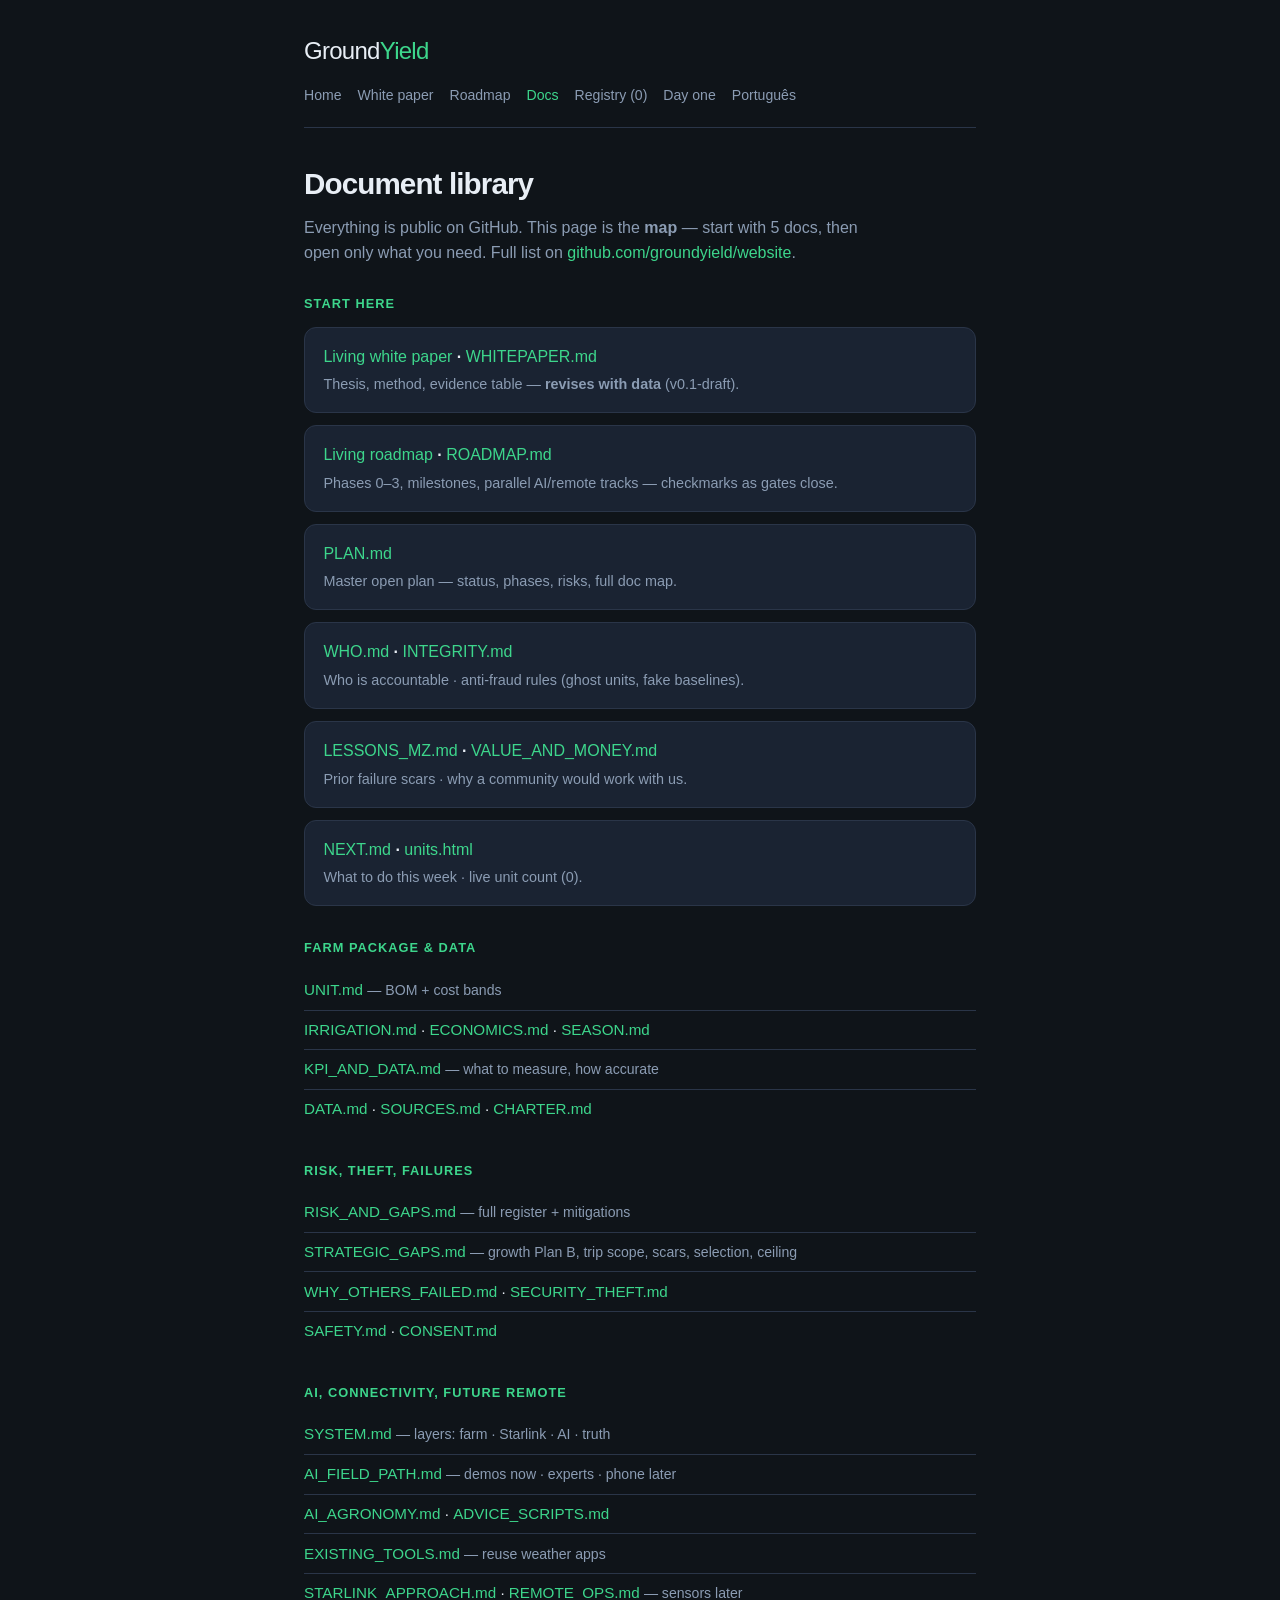
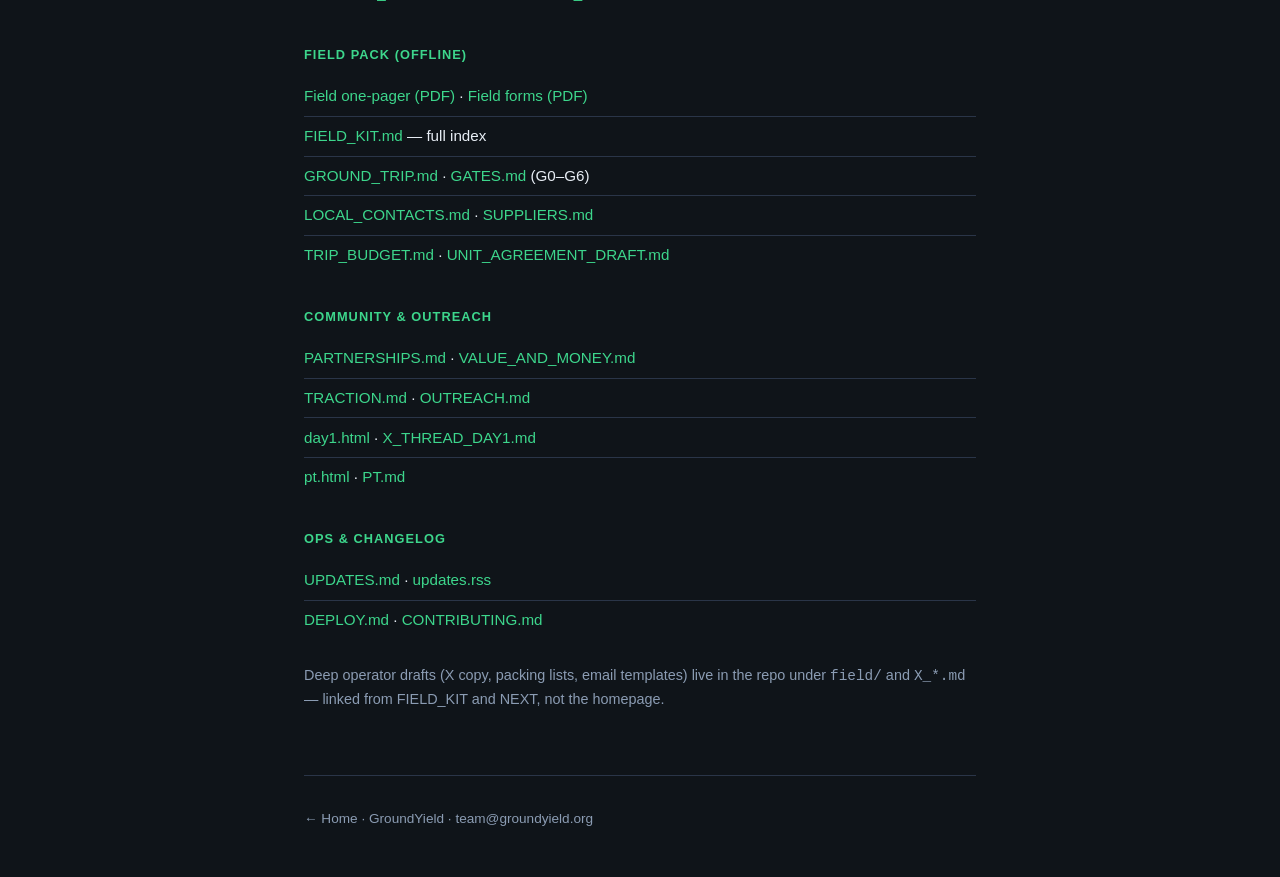
<file: docs.html>
<!DOCTYPE html>
<html lang="en">
<head>
  <meta charset="UTF-8" />
  <meta name="viewport" content="width=device-width, initial-scale=1.0" />
  <title>Documents — GroundYield</title>
  <meta name="description" content="GroundYield document library: start here, field pack, design, risk, integrity. Grouped for humans, not a dump." />
  <meta name="theme-color" content="#0f1419" />
  <link rel="canonical" href="https://www.groundyield.org/docs.html" />
  <link rel="icon" href="/favicon.svg" type="image/svg+xml" />
  <link rel="stylesheet" href="/site-nav.css" />
  <meta property="og:title" content="Documents — GroundYield" />
  <meta property="og:description" content="Open pilot docs, grouped by what you need." />
  <meta property="og:image" content="https://www.groundyield.org/og-image.png" />
  <meta property="og:url" content="https://www.groundyield.org/docs.html" />
  <style>
    :root {
      --bg: #0f1419; --surface: #1a2332; --text: #e8eef5;
      --muted: #8b9cb3; --accent: #3dd68c; --border: #2a3548;
    }
    * { margin: 0; padding: 0; box-sizing: border-box; }
    body {
      font-family: -apple-system, BlinkMacSystemFont, 'Segoe UI', Roboto, 'Helvetica Neue', Arial, sans-serif;
      background: var(--bg); color: var(--text); line-height: 1.6; min-height: 100vh;
    }
    a:focus-visible { outline: 2px solid var(--accent); outline-offset: 3px; }
    .container { max-width: 720px; margin: 0 auto; padding: 0 1.5rem; }
    header { padding: 2rem 0 1.25rem; border-bottom: 1px solid var(--border); }
    .logo { font-size: 1.5rem; font-weight: 700; letter-spacing: -0.03em; }
    .logo span { color: var(--accent); }
    .logo a { color: inherit; text-decoration: none; }
    .nav {
      display: flex; flex-wrap: wrap; gap: 0.65rem 1rem;
      margin-top: 0.85rem; font-size: 0.88rem;
    }
    .nav a { color: var(--muted); text-decoration: none; font-weight: 500; }
    .nav a:hover, .nav a[aria-current="page"] { color: var(--accent); }
    main { padding: 2rem 0 4rem; }
    h1 { font-size: 1.85rem; letter-spacing: -0.03em; margin-bottom: 0.5rem; }
    .lead { color: var(--muted); margin-bottom: 1.75rem; max-width: 36rem; }
    h2 {
      font-size: 0.8rem; text-transform: uppercase; letter-spacing: 0.08em;
      color: var(--accent); margin: 2rem 0 0.75rem; font-weight: 600;
    }
    h2:first-of-type { margin-top: 0.5rem; }
    .card {
      background: var(--surface); border: 1px solid var(--border);
      border-radius: 12px; padding: 1rem 1.15rem; margin-bottom: 0.75rem;
    }
    .card h3 { font-size: 1rem; margin-bottom: 0.25rem; }
    .card p { color: var(--muted); font-size: 0.9rem; margin: 0; }
    a { color: var(--accent); text-decoration: none; font-weight: 500; }
    a:hover { text-decoration: underline; }
    ul.docs { list-style: none; }
    ul.docs li {
      padding: 0.45rem 0; border-bottom: 1px solid var(--border);
      font-size: 0.95rem;
    }
    ul.docs li:last-child { border-bottom: none; }
    .why { color: var(--muted); font-size: 0.88rem; }
    .note { color: var(--muted); font-size: 0.9rem; margin-top: 1.5rem; }
    footer {
      padding: 2rem 0 3rem; border-top: 1px solid var(--border);
      color: var(--muted); font-size: 0.85rem;
    }
    footer a { color: var(--muted); }
    footer a:hover { color: var(--accent); }
  </style>
</head>
<body>
  <div class="container">
    <header>
      <div class="logo"><a href="/">Ground<span>Yield</span></a></div>
            <nav class="site-nav" aria-label="Primary">
        <a href="/">Home</a>
        <a href="/whitepaper.html">White paper</a>
        <a href="/roadmap.html">Roadmap</a>
        <a href="/docs.html" aria-current="page">Docs</a>
        <a href="/units.html">Registry (0)</a>
        <a href="/day1.html">Day one</a>
        <a href="/pt.html" hreflang="pt">Português</a>
      </nav>
    </header>

    <main>
      <h1>Document library</h1>
      <p class="lead">
        Everything is public on GitHub. This page is the <strong>map</strong> —
        start with 5 docs, then open only what you need. Full list on
        <a href="https://github.com/groundyield/website">github.com/groundyield/website</a>.
      </p>

      <h2>Start here</h2>
      <div class="card">
        <h3><a href="/whitepaper.html">Living white paper</a> · <a href="https://github.com/groundyield/website/blob/main/WHITEPAPER.md">WHITEPAPER.md</a></h3>
        <p>Thesis, method, evidence table — <strong>revises with data</strong> (v0.1-draft).</p>
      </div>
      <div class="card">
        <h3><a href="/roadmap.html">Living roadmap</a> · <a href="https://github.com/groundyield/website/blob/main/ROADMAP.md">ROADMAP.md</a></h3>
        <p>Phases 0–3, milestones, parallel AI/remote tracks — checkmarks as gates close.</p>
      </div>
      <div class="card">
        <h3><a href="https://github.com/groundyield/website/blob/main/PLAN.md">PLAN.md</a></h3>
        <p>Master open plan — status, phases, risks, full doc map.</p>
      </div>
      <div class="card">
        <h3><a href="https://github.com/groundyield/website/blob/main/WHO.md">WHO.md</a> · <a href="https://github.com/groundyield/website/blob/main/INTEGRITY.md">INTEGRITY.md</a></h3>
        <p>Who is accountable · anti-fraud rules (ghost units, fake baselines).</p>
      </div>
      <div class="card">
        <h3><a href="https://github.com/groundyield/website/blob/main/LESSONS_MZ.md">LESSONS_MZ.md</a> · <a href="https://github.com/groundyield/website/blob/main/VALUE_AND_MONEY.md">VALUE_AND_MONEY.md</a></h3>
        <p>Prior failure scars · why a community would work with us.</p>
      </div>
      <div class="card">
        <h3><a href="https://github.com/groundyield/website/blob/main/NEXT.md">NEXT.md</a> · <a href="/units.html">units.html</a></h3>
        <p>What to do this week · live unit count (0).</p>
      </div>

      <h2>Farm package &amp; data</h2>
      <ul class="docs">
        <li><a href="https://github.com/groundyield/website/blob/main/UNIT.md">UNIT.md</a> <span class="why">— BOM + cost bands</span></li>
        <li><a href="https://github.com/groundyield/website/blob/main/IRRIGATION.md">IRRIGATION.md</a> · <a href="https://github.com/groundyield/website/blob/main/ECONOMICS.md">ECONOMICS.md</a> · <a href="https://github.com/groundyield/website/blob/main/SEASON.md">SEASON.md</a></li>
        <li><a href="https://github.com/groundyield/website/blob/main/KPI_AND_DATA.md">KPI_AND_DATA.md</a> <span class="why">— what to measure, how accurate</span></li>
        <li><a href="https://github.com/groundyield/website/blob/main/DATA.md">DATA.md</a> · <a href="https://github.com/groundyield/website/blob/main/SOURCES.md">SOURCES.md</a> · <a href="https://github.com/groundyield/website/blob/main/CHARTER.md">CHARTER.md</a></li>
      </ul>

      <h2>Risk, theft, failures</h2>
      <ul class="docs">
        <li><a href="https://github.com/groundyield/website/blob/main/RISK_AND_GAPS.md">RISK_AND_GAPS.md</a> <span class="why">— full register + mitigations</span></li>
        <li><a href="https://github.com/groundyield/website/blob/main/STRATEGIC_GAPS.md">STRATEGIC_GAPS.md</a> <span class="why">— growth Plan B, trip scope, scars, selection, ceiling</span></li>
        <li><a href="https://github.com/groundyield/website/blob/main/WHY_OTHERS_FAILED.md">WHY_OTHERS_FAILED.md</a> · <a href="https://github.com/groundyield/website/blob/main/SECURITY_THEFT.md">SECURITY_THEFT.md</a></li>
        <li><a href="https://github.com/groundyield/website/blob/main/SAFETY.md">SAFETY.md</a> · <a href="https://github.com/groundyield/website/blob/main/CONSENT.md">CONSENT.md</a></li>
      </ul>

      <h2>AI, connectivity, future remote</h2>
      <ul class="docs">
        <li><a href="https://github.com/groundyield/website/blob/main/SYSTEM.md">SYSTEM.md</a> <span class="why">— layers: farm · Starlink · AI · truth</span></li>
        <li><a href="https://github.com/groundyield/website/blob/main/AI_FIELD_PATH.md">AI_FIELD_PATH.md</a> <span class="why">— demos now · experts · phone later</span></li>
        <li><a href="https://github.com/groundyield/website/blob/main/AI_AGRONOMY.md">AI_AGRONOMY.md</a> · <a href="https://github.com/groundyield/website/blob/main/ADVICE_SCRIPTS.md">ADVICE_SCRIPTS.md</a></li>
        <li><a href="https://github.com/groundyield/website/blob/main/EXISTING_TOOLS.md">EXISTING_TOOLS.md</a> <span class="why">— reuse weather apps</span></li>
        <li><a href="https://github.com/groundyield/website/blob/main/field/STARLINK_APPROACH.md">STARLINK_APPROACH.md</a> · <a href="https://github.com/groundyield/website/blob/main/REMOTE_OPS.md">REMOTE_OPS.md</a> <span class="why">— sensors later</span></li>
      </ul>

      <h2>Field pack (offline)</h2>
      <ul class="docs">
        <li><a href="/field/GroundYield_Field_OnePager_EN_PT.pdf">Field one-pager (PDF)</a> · <a href="/field/GroundYield_Field_Forms_EN_PT.pdf">Field forms (PDF)</a></li>
        <li><a href="https://github.com/groundyield/website/blob/main/field/FIELD_KIT.md">FIELD_KIT.md</a> — full index</li>
        <li><a href="https://github.com/groundyield/website/blob/main/GROUND_TRIP.md">GROUND_TRIP.md</a> · <a href="https://github.com/groundyield/website/blob/main/field/GATES.md">GATES.md</a> (G0–G6)</li>
        <li><a href="https://github.com/groundyield/website/blob/main/field/LOCAL_CONTACTS.md">LOCAL_CONTACTS.md</a> · <a href="https://github.com/groundyield/website/blob/main/SUPPLIERS.md">SUPPLIERS.md</a></li>
        <li><a href="https://github.com/groundyield/website/blob/main/TRIP_BUDGET.md">TRIP_BUDGET.md</a> · <a href="https://github.com/groundyield/website/blob/main/UNIT_AGREEMENT_DRAFT.md">UNIT_AGREEMENT_DRAFT.md</a></li>
      </ul>

      <h2>Community &amp; outreach</h2>
      <ul class="docs">
        <li><a href="https://github.com/groundyield/website/blob/main/PARTNERSHIPS.md">PARTNERSHIPS.md</a> · <a href="https://github.com/groundyield/website/blob/main/VALUE_AND_MONEY.md">VALUE_AND_MONEY.md</a></li>
        <li><a href="https://github.com/groundyield/website/blob/main/TRACTION.md">TRACTION.md</a> · <a href="https://github.com/groundyield/website/blob/main/OUTREACH.md">OUTREACH.md</a></li>
        <li><a href="/day1.html">day1.html</a> · <a href="https://github.com/groundyield/website/blob/main/X_THREAD_DAY1.md">X_THREAD_DAY1.md</a></li>
        <li><a href="/pt.html">pt.html</a> · <a href="https://github.com/groundyield/website/blob/main/PT.md">PT.md</a></li>
      </ul>

      <h2>Ops &amp; changelog</h2>
      <ul class="docs">
        <li><a href="https://github.com/groundyield/website/blob/main/UPDATES.md">UPDATES.md</a> · <a href="/updates.rss">updates.rss</a></li>
        <li><a href="https://github.com/groundyield/website/blob/main/DEPLOY.md">DEPLOY.md</a> · <a href="https://github.com/groundyield/website/blob/main/CONTRIBUTING.md">CONTRIBUTING.md</a></li>
      </ul>

      <p class="note">
        Deep operator drafts (X copy, packing lists, email templates) live in the repo under
        <code>field/</code> and <code>X_*.md</code> — linked from FIELD_KIT and NEXT, not the homepage.
      </p>
    </main>

    <footer>
      <p><a href="/">← Home</a> · GroundYield · <a href="mailto:team@groundyield.org">team@groundyield.org</a></p>
    </footer>
  </div>
</body>
</html>
</file>
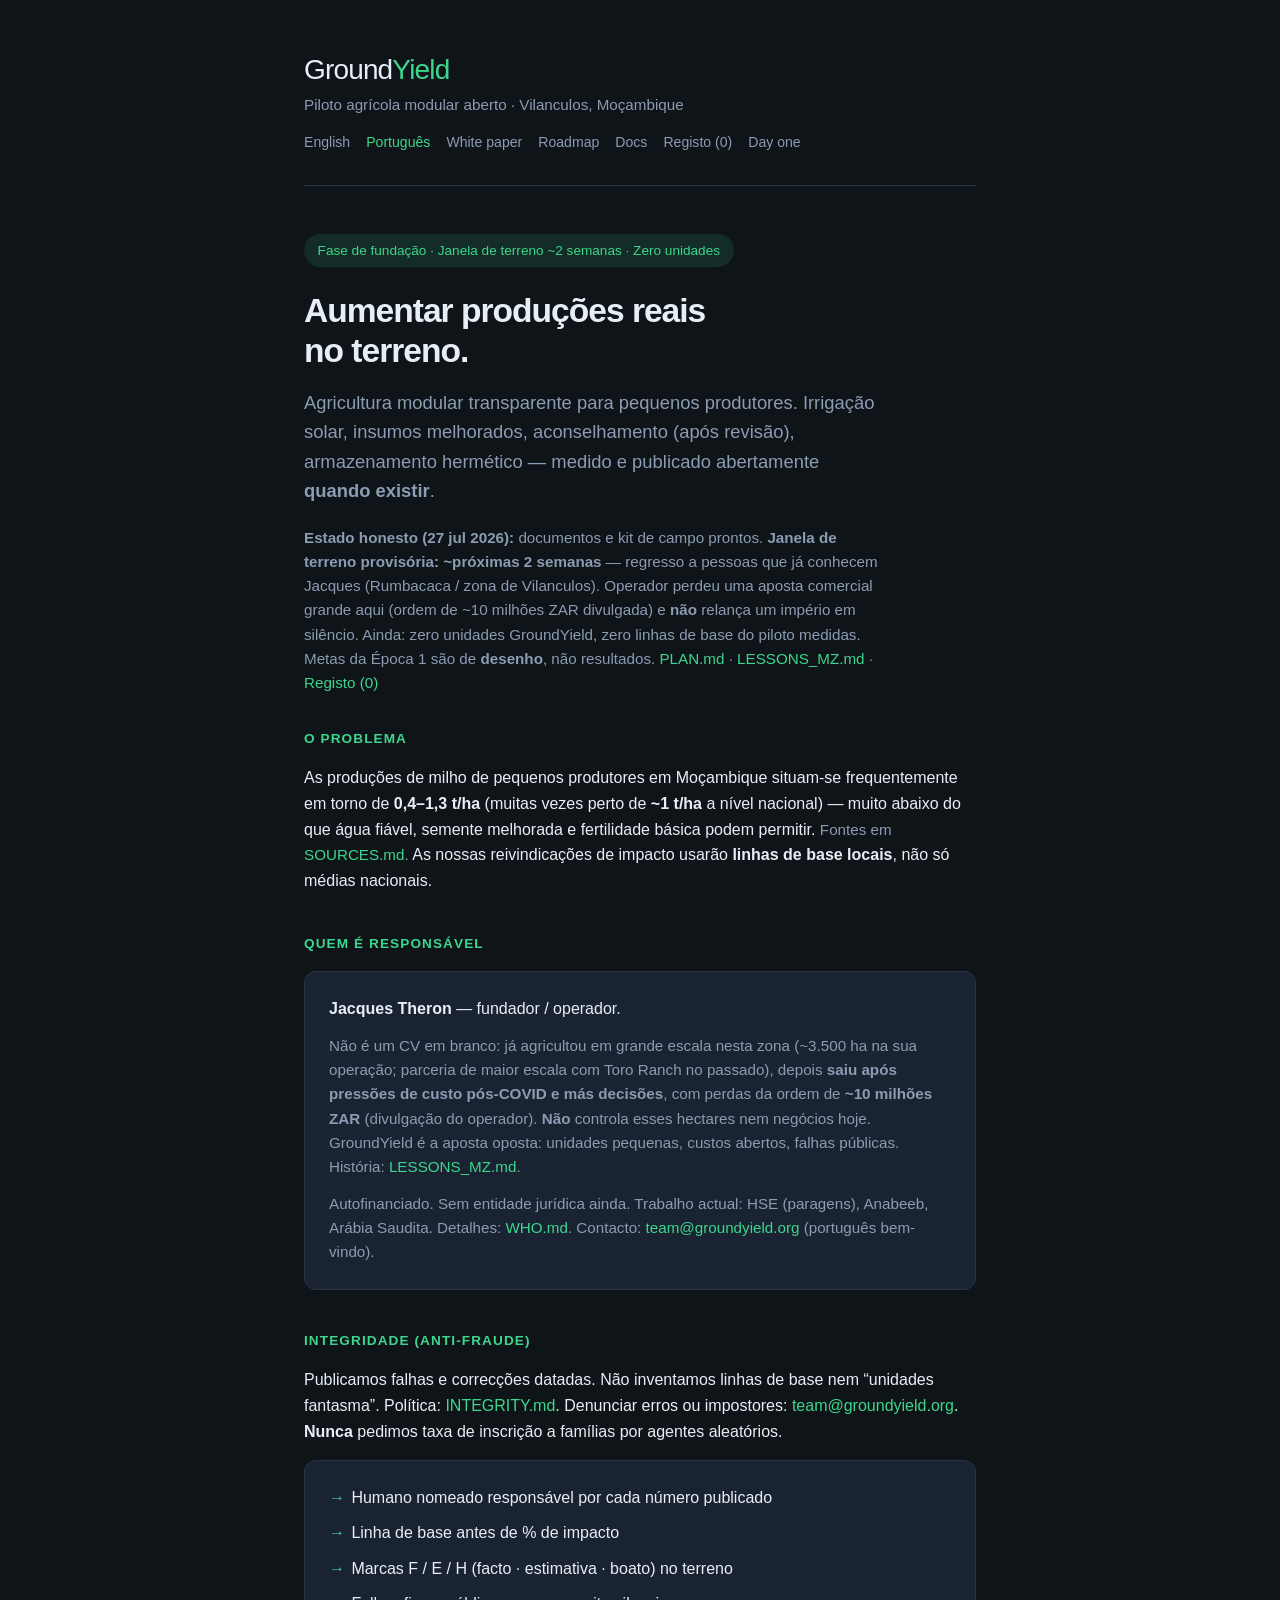
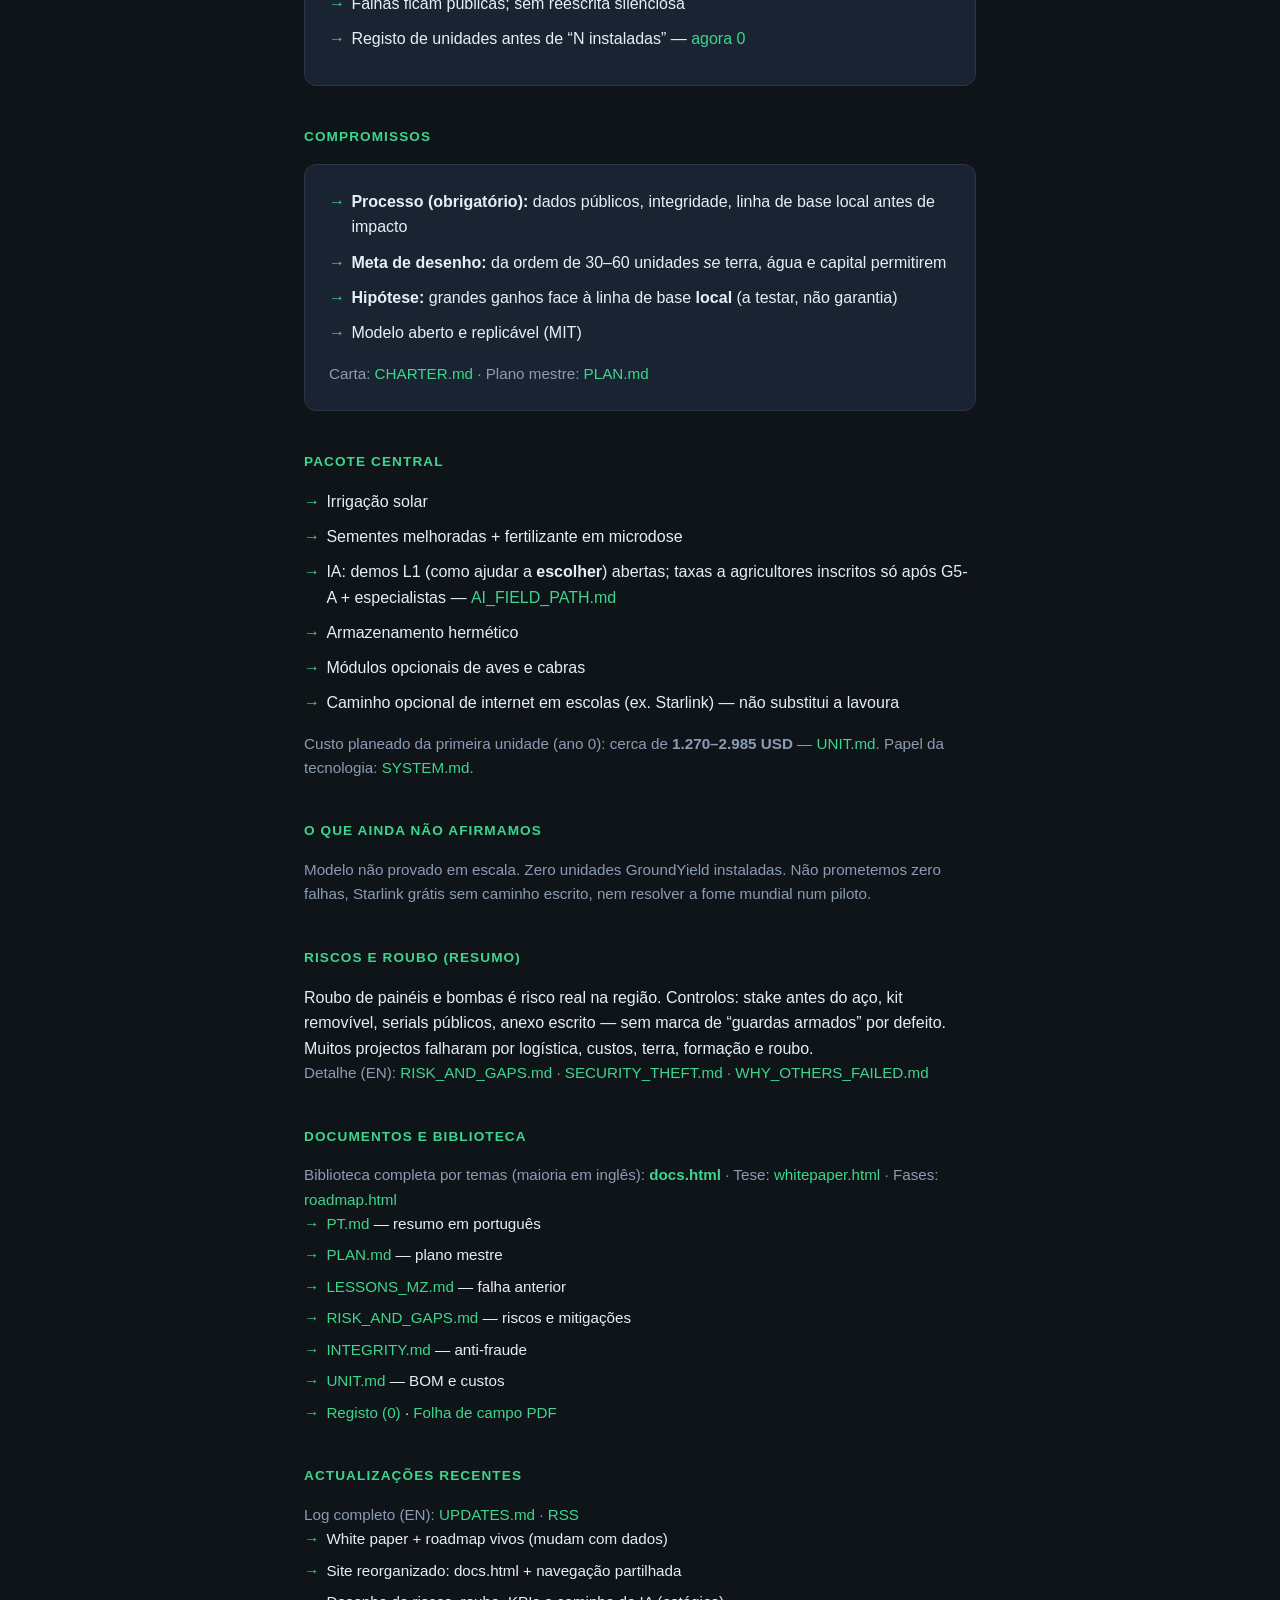
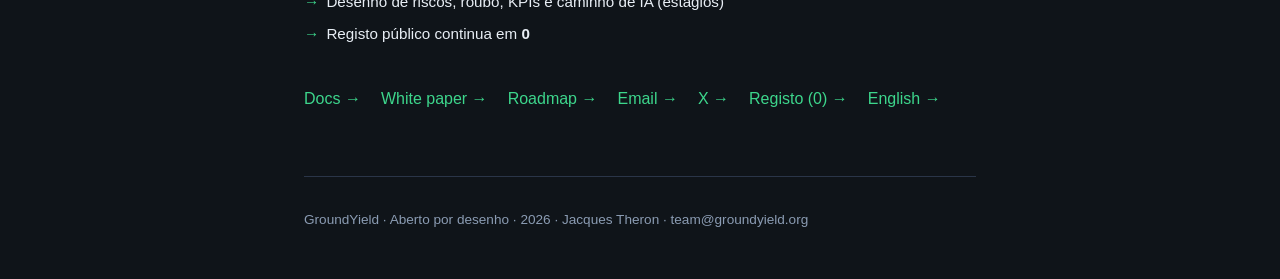
<file: pt.html>
<!DOCTYPE html>
<html lang="pt">
<head>
  <meta charset="UTF-8" />
  <meta name="viewport" content="width=device-width, initial-scale=1.0" />
  <title>GroundYield — Piloto agrícola modular aberto</title>
  <meta name="description" content="GroundYield: piloto aberto em Vilanculos, Moçambique. Zero unidades ainda. Custos, produções e falhas públicos. Jacques Theron." />
  <meta name="theme-color" content="#0f1419" />
  <meta name="author" content="Jacques Theron" />
  <link rel="canonical" href="https://www.groundyield.org/pt.html" />
  <link rel="icon" href="/favicon.svg" type="image/svg+xml" />
  <link rel="stylesheet" href="/site-nav.css" />
  <link rel="alternate" hreflang="en" href="https://www.groundyield.org/" />
  <link rel="alternate" hreflang="pt" href="https://www.groundyield.org/pt.html" />
  <meta property="og:type" content="website" />
  <meta property="og:url" content="https://www.groundyield.org/pt.html" />
  <meta property="og:title" content="GroundYield — Piloto agrícola modular aberto" />
  <meta property="og:description" content="Unidades modulares transparentes. Zero instaladas ainda. Linha de base local antes de impacto. Vilanculos, Moçambique." />
  <meta property="og:image" content="https://www.groundyield.org/og-image.png" />
  <meta property="og:locale" content="pt_MZ" />
  <meta name="twitter:card" content="summary_large_image" />
  <meta name="twitter:image" content="https://www.groundyield.org/og-image.png" />
  <style>
    :root {
      --bg: #0f1419;
      --surface: #1a2332;
      --text: #e8eef5;
      --muted: #8b9cb3;
      --accent: #3dd68c;
      --border: #2a3548;
    }
    * { margin: 0; padding: 0; box-sizing: border-box; }
    body {
      font-family: -apple-system, BlinkMacSystemFont, 'Segoe UI', Roboto, 'Helvetica Neue', Arial, sans-serif;
      background: var(--bg);
      color: var(--text);
      line-height: 1.6;
      min-height: 100vh;
    }
    .container { max-width: 720px; margin: 0 auto; padding: 0 1.5rem; }
    header { padding: 3rem 0 2rem; border-bottom: 1px solid var(--border); }
    .logo { font-size: 1.75rem; font-weight: 700; letter-spacing: -0.03em; }
    .logo span { color: var(--accent); }
    .tagline, .note { color: var(--muted); font-size: 0.95rem; }
    .lang-bar { margin-top: 0.75rem; font-size: 0.85rem; }
    main { padding: 3rem 0 4rem; }
    h1 { font-size: 2.1rem; letter-spacing: -0.03em; line-height: 1.2; margin-bottom: 1rem; }
    .lead { font-size: 1.15rem; color: var(--muted); margin-bottom: 1.25rem; max-width: 36rem; }
    section { margin-bottom: 2.5rem; }
    h2 {
      font-size: 0.85rem;
      text-transform: uppercase;
      letter-spacing: 0.08em;
      color: var(--accent);
      margin-bottom: 1rem;
      font-weight: 600;
    }
    .card {
      background: var(--surface);
      border: 1px solid var(--border);
      border-radius: 12px;
      padding: 1.5rem;
      margin-top: 1rem;
    }
    .status {
      display: inline-flex;
      align-items: center;
      gap: 0.5rem;
      background: rgba(61, 214, 140, 0.12);
      color: var(--accent);
      font-size: 0.85rem;
      font-weight: 500;
      padding: 0.35rem 0.85rem;
      border-radius: 999px;
      margin-bottom: 1.5rem;
    }
    ul { list-style: none; }
    ul li { position: relative; padding-left: 1.4rem; margin-bottom: 0.6rem; }
    ul li::before { content: "→"; position: absolute; left: 0; color: var(--accent); font-weight: 600; }
    a { color: var(--accent); text-decoration: none; font-weight: 500; }
    a:hover { text-decoration: underline; }
    .links { display: flex; flex-wrap: wrap; gap: 1.25rem; margin-top: 1.25rem; }
    .docs li { margin-bottom: 0.45rem; font-size: 0.95rem; }
    footer {
      padding: 2rem 0 3rem;
      border-top: 1px solid var(--border);
      color: var(--muted);
      font-size: 0.85rem;
    }
    footer a { color: var(--muted); }
    @media (max-width: 600px) {
      h1 { font-size: 1.7rem; }
      header { padding: 2rem 0 1.5rem; }
    }
  </style>
</head>
<body>
  <div class="container">
    <header>
      <div class="logo"><a href="/pt.html" style="color:inherit;text-decoration:none">Ground<span>Yield</span></a></div>
      <p class="tagline">Piloto agrícola modular aberto · Vilanculos, Moçambique</p>
      <nav class="site-nav" aria-label="Principal">
        <a href="/" hreflang="en">English</a>
        <a href="/pt.html" aria-current="page">Português</a>
        <a href="/whitepaper.html">White paper</a>
        <a href="/roadmap.html">Roadmap</a>
        <a href="/docs.html">Docs</a>
        <a href="/units.html">Registo (0)</a>
        <a href="/day1.html">Day one</a>
      </nav>
    </header>

    <main>
      <div class="status">Fase de fundação · Janela de terreno ~2 semanas · Zero unidades</div>

      <h1>Aumentar produções reais<br>no terreno.</h1>
      <p class="lead">
        Agricultura modular transparente para pequenos produtores.
        Irrigação solar, insumos melhorados, aconselhamento (após revisão), armazenamento hermético —
        medido e publicado abertamente <strong>quando existir</strong>.
      </p>
      <p class="note" style="margin-bottom:2rem;max-width:36rem">
        <strong>Estado honesto (27 jul 2026):</strong> documentos e kit de campo prontos.
        <strong>Janela de terreno provisória: ~próximas 2 semanas</strong> — regresso a pessoas que já conhecem Jacques (Rumbacaca / zona de Vilanculos).
        Operador perdeu uma aposta comercial grande aqui (ordem de ~10 milhões ZAR divulgada) e
        <strong>não</strong> relança um império em silêncio.
        Ainda: zero unidades GroundYield, zero linhas de base do piloto medidas.
        Metas da Época 1 são de <strong>desenho</strong>, não resultados.
        <a href="https://github.com/groundyield/website/blob/main/PLAN.md">PLAN.md</a> ·
        <a href="https://github.com/groundyield/website/blob/main/LESSONS_MZ.md">LESSONS_MZ.md</a> ·
        <a href="/units.html">Registo (0)</a>
      </p>

      <section>
        <h2>O problema</h2>
        <p>
          As produções de milho de pequenos produtores em Moçambique situam-se frequentemente
          em torno de <strong>0,4–1,3 t/ha</strong> (muitas vezes perto de <strong>~1 t/ha</strong> a nível nacional) —
          muito abaixo do que água fiável, semente melhorada e fertilidade básica podem permitir.
          <span class="note">Fontes em <a href="https://github.com/groundyield/website/blob/main/SOURCES.md">SOURCES.md</a>.</span>
          As nossas reivindicações de impacto usarão <strong>linhas de base locais</strong>, não só médias nacionais.
        </p>
      </section>

      <section>
        <h2>Quem é responsável</h2>
        <div class="card">
          <p><strong>Jacques Theron</strong> — fundador / operador.</p>
          <p class="note" style="margin-top:0.75rem">
            Não é um CV em branco: já agricultou em grande escala nesta zona (~3.500 ha na sua operação;
            parceria de maior escala com Toro Ranch no passado), depois
            <strong>saiu após pressões de custo pós-COVID e más decisões</strong>, com perdas da ordem de
            <strong>~10 milhões ZAR</strong> (divulgação do operador).
            <strong>Não</strong> controla esses hectares nem negócios hoje.
            GroundYield é a aposta oposta: unidades pequenas, custos abertos, falhas públicas.
            História: <a href="https://github.com/groundyield/website/blob/main/LESSONS_MZ.md">LESSONS_MZ.md</a>.
          </p>
          <p class="note" style="margin-top:0.75rem">
            Autofinanciado. Sem entidade jurídica ainda. Trabalho actual: HSE (paragens), Anabeeb, Arábia Saudita.
            Detalhes: <a href="https://github.com/groundyield/website/blob/main/WHO.md">WHO.md</a>.
            Contacto: <a href="mailto:team@groundyield.org">team@groundyield.org</a> (português bem-vindo).
          </p>
        </div>
      </section>

      <section>
        <h2>Integridade (anti-fraude)</h2>
        <p>
          Publicamos falhas e correcções datadas. Não inventamos linhas de base nem “unidades fantasma”.
          Política:
          <a href="https://github.com/groundyield/website/blob/main/INTEGRITY.md">INTEGRITY.md</a>.
          Denunciar erros ou impostores: <a href="mailto:team@groundyield.org">team@groundyield.org</a>.
          <strong>Nunca</strong> pedimos taxa de inscrição a famílias por agentes aleatórios.
        </p>
        <div class="card">
          <ul>
            <li>Humano nomeado responsável por cada número publicado</li>
            <li>Linha de base antes de % de impacto</li>
            <li>Marcas F / E / H (facto · estimativa · boato) no terreno</li>
            <li>Falhas ficam públicas; sem reescrita silenciosa</li>
            <li>Registo de unidades antes de “N instaladas” — <a href="/units.html">agora 0</a></li>
          </ul>
        </div>
      </section>

      <section>
        <h2>Compromissos</h2>
        <div class="card">
          <ul>
            <li><strong>Processo (obrigatório):</strong> dados públicos, integridade, linha de base local antes de impacto</li>
            <li><strong>Meta de desenho:</strong> da ordem de 30–60 unidades <em>se</em> terra, água e capital permitirem</li>
            <li><strong>Hipótese:</strong> grandes ganhos face à linha de base <strong>local</strong> (a testar, não garantia)</li>
            <li>Modelo aberto e replicável (MIT)</li>
          </ul>
          <p class="note" style="margin-top:1rem">
            Carta: <a href="https://github.com/groundyield/website/blob/main/CHARTER.md">CHARTER.md</a> ·
            Plano mestre: <a href="https://github.com/groundyield/website/blob/main/PLAN.md">PLAN.md</a>
          </p>
        </div>
      </section>

      <section>
        <h2>Pacote central</h2>
        <ul>
          <li>Irrigação solar</li>
          <li>Sementes melhoradas + fertilizante em microdose</li>
          <li>IA: demos L1 (como ajudar a <strong>escolher</strong>) abertas; taxas a agricultores inscritos só após G5-A + especialistas — <a href="https://github.com/groundyield/website/blob/main/AI_FIELD_PATH.md">AI_FIELD_PATH.md</a></li>
          <li>Armazenamento hermético</li>
          <li>Módulos opcionais de aves e cabras</li>
          <li>Caminho opcional de internet em escolas (ex. Starlink) — não substitui a lavoura</li>
        </ul>
        <p class="note" style="margin-top:1rem">
          Custo planeado da primeira unidade (ano 0): cerca de <strong>1.270–2.985 USD</strong> —
          <a href="https://github.com/groundyield/website/blob/main/UNIT.md">UNIT.md</a>.
          Papel da tecnologia: <a href="https://github.com/groundyield/website/blob/main/SYSTEM.md">SYSTEM.md</a>.
        </p>
      </section>

      <section>
        <h2>O que ainda não afirmamos</h2>
        <p class="note">
          Modelo não provado em escala. Zero unidades GroundYield instaladas.
          Não prometemos zero falhas, Starlink grátis sem caminho escrito, nem resolver a fome mundial num piloto.
        </p>
      </section>

      <section>
        <h2>Riscos e roubo (resumo)</h2>
        <p>
          Roubo de painéis e bombas é risco real na região. Controlos: stake antes do aço, kit removível,
          serials públicos, anexo escrito — sem marca de “guardas armados” por defeito.
          Muitos projectos falharam por logística, custos, terra, formação e roubo.
        </p>
        <p class="note">
          Detalhe (EN):
          <a href="https://github.com/groundyield/website/blob/main/RISK_AND_GAPS.md">RISK_AND_GAPS.md</a> ·
          <a href="https://github.com/groundyield/website/blob/main/SECURITY_THEFT.md">SECURITY_THEFT.md</a> ·
          <a href="https://github.com/groundyield/website/blob/main/WHY_OTHERS_FAILED.md">WHY_OTHERS_FAILED.md</a>
        </p>
      </section>

      <section>
        <h2>Documentos e biblioteca</h2>
        <p class="note">
          Biblioteca completa por temas (maioria em inglês):
          <a href="/docs.html"><strong>docs.html</strong></a>
          · Tese: <a href="/whitepaper.html">whitepaper.html</a>
          · Fases: <a href="/roadmap.html">roadmap.html</a>
        </p>
        <ul class="docs">
          <li><a href="https://github.com/groundyield/website/blob/main/PT.md">PT.md</a> — resumo em português</li>
          <li><a href="https://github.com/groundyield/website/blob/main/PLAN.md">PLAN.md</a> — plano mestre</li>
          <li><a href="https://github.com/groundyield/website/blob/main/LESSONS_MZ.md">LESSONS_MZ.md</a> — falha anterior</li>
          <li><a href="https://github.com/groundyield/website/blob/main/RISK_AND_GAPS.md">RISK_AND_GAPS.md</a> — riscos e mitigações</li>
          <li><a href="https://github.com/groundyield/website/blob/main/INTEGRITY.md">INTEGRITY.md</a> — anti-fraude</li>
          <li><a href="https://github.com/groundyield/website/blob/main/UNIT.md">UNIT.md</a> — BOM e custos</li>
          <li><a href="/units.html">Registo (0)</a> · <a href="/field/GroundYield_Field_OnePager_EN_PT.pdf">Folha de campo PDF</a></li>
        </ul>
      </section>

      <section>
        <h2>Actualizações recentes</h2>
        <p class="note">
          Log completo (EN):
          <a href="https://github.com/groundyield/website/blob/main/UPDATES.md">UPDATES.md</a>
          · <a href="/updates.rss">RSS</a>
        </p>
        <ul class="docs">
          <li>White paper + roadmap vivos (mudam com dados)</li>
          <li>Site reorganizado: docs.html + navegação partilhada</li>
          <li>Desenho de riscos, roubo, KPIs e caminho de IA (estágios)</li>
          <li>Registo público continua em <strong>0</strong></li>
        </ul>
      </section>

      <div class="links">
        <a href="/docs.html">Docs →</a>
        <a href="/whitepaper.html">White paper →</a>
        <a href="/roadmap.html">Roadmap →</a>
        <a href="mailto:team@groundyield.org">Email →</a>
        <a href="https://x.com/GroundYield">X →</a>
        <a href="/units.html">Registo (0) →</a>
        <a href="/" hreflang="en">English →</a>
      </div>
    </main>

    <footer>
      GroundYield · Aberto por desenho · 2026 · Jacques Theron ·
      <a href="mailto:team@groundyield.org">team@groundyield.org</a>
    </footer>
  </div>
</body>
</html>
</file>
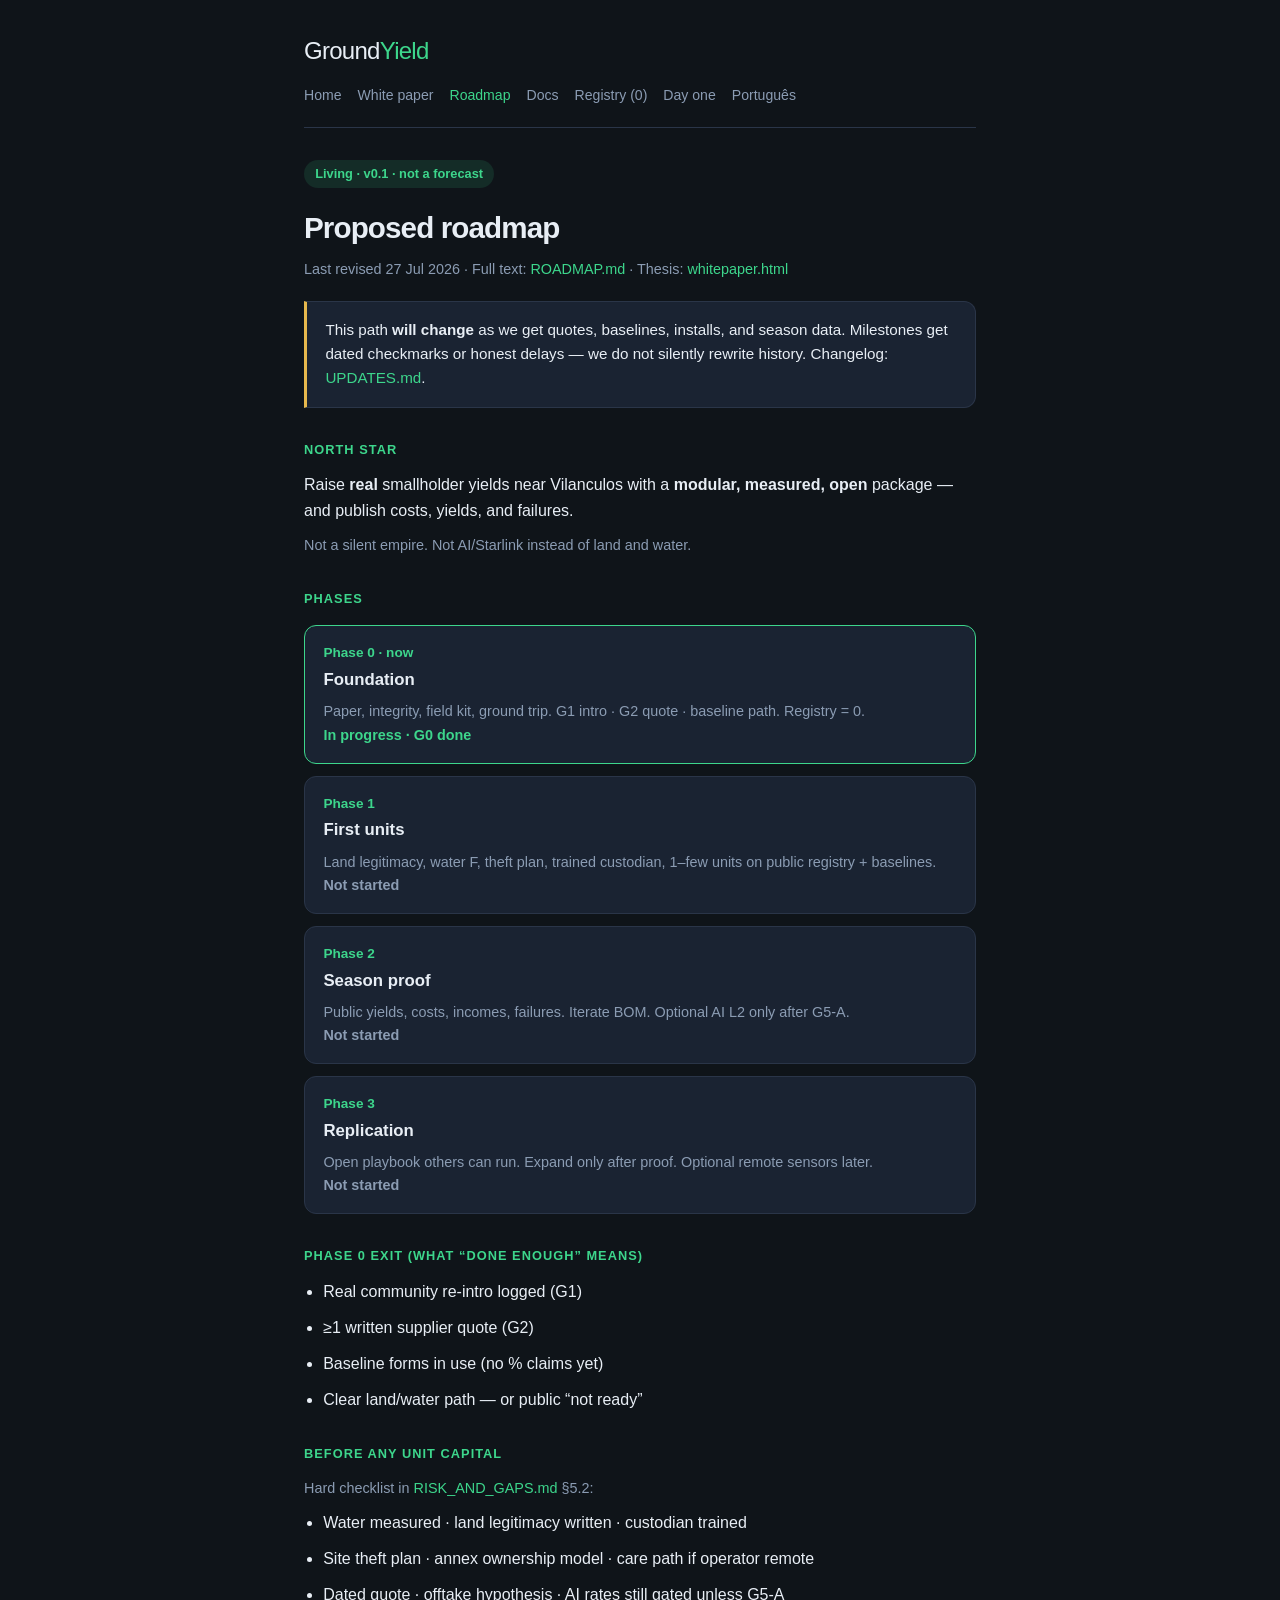
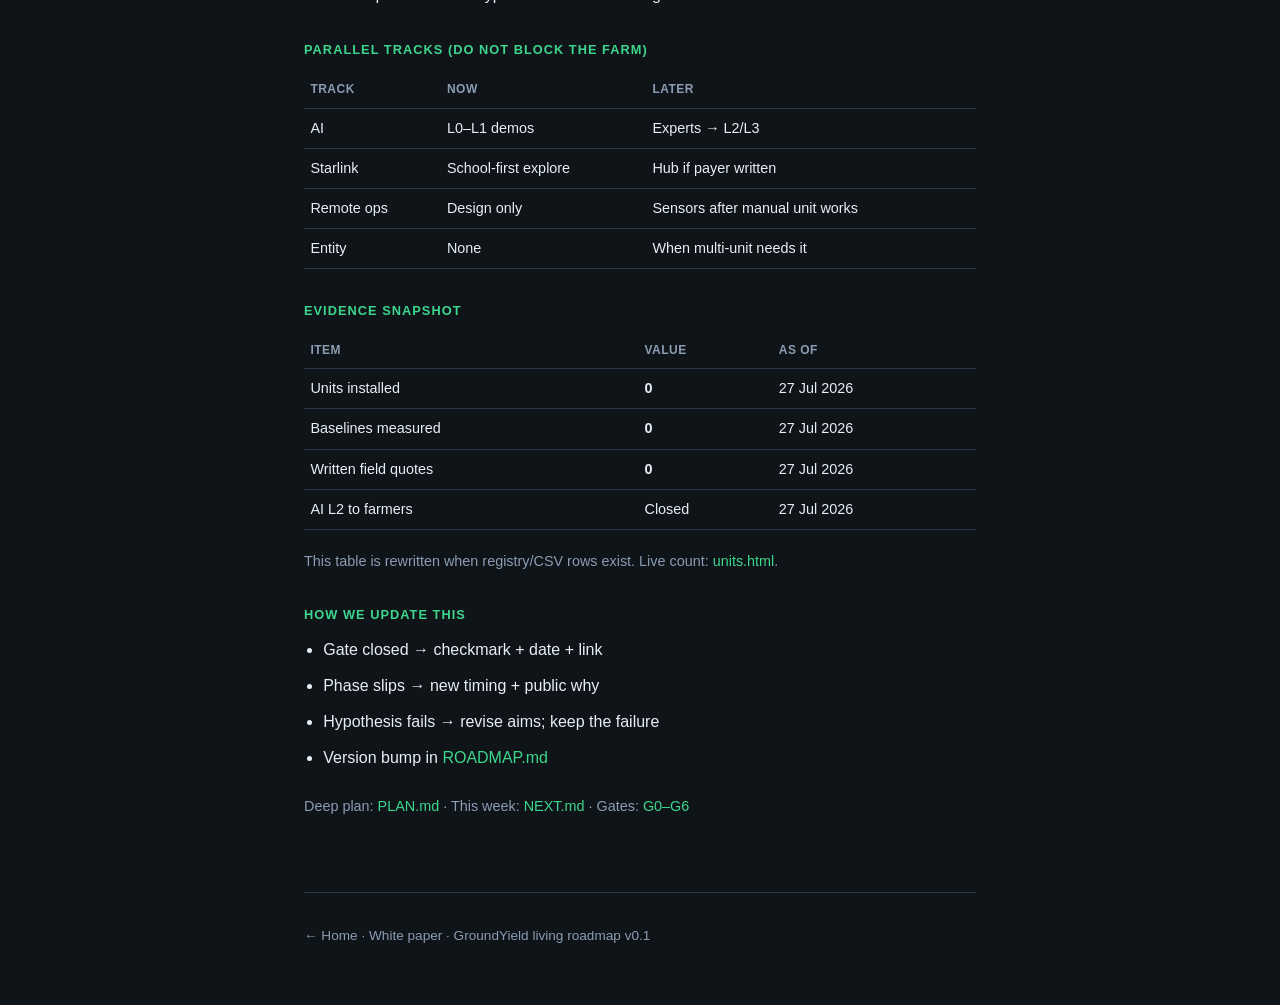
<file: roadmap.html>
<!DOCTYPE html>
<html lang="en">
<head>
  <meta charset="UTF-8" />
  <meta name="viewport" content="width=device-width, initial-scale=1.0" />
  <title>Roadmap (living) — GroundYield</title>
  <meta name="description" content="GroundYield proposed roadmap — living document. Phases 0–3, gates, parallel AI/Starlink tracks. Updates as field data arrives." />
  <meta name="theme-color" content="#0f1419" />
  <link rel="canonical" href="https://www.groundyield.org/roadmap.html" />
  <link rel="icon" href="/favicon.svg" type="image/svg+xml" />
  <link rel="stylesheet" href="/site-nav.css" />
  <meta property="og:title" content="Roadmap (living) — GroundYield" />
  <meta property="og:description" content="Proposed phases and milestones. Not a forecast. Revises with data." />
  <meta property="og:image" content="https://www.groundyield.org/og-image.png" />
  <meta property="og:url" content="https://www.groundyield.org/roadmap.html" />
  <style>
    :root {
      --bg: #0f1419; --surface: #1a2332; --text: #e8eef5;
      --muted: #8b9cb3; --accent: #3dd68c; --border: #2a3548; --warn: #e6b84d;
    }
    * { margin: 0; padding: 0; box-sizing: border-box; }
    body {
      font-family: -apple-system, BlinkMacSystemFont, 'Segoe UI', Roboto, 'Helvetica Neue', Arial, sans-serif;
      background: var(--bg); color: var(--text); line-height: 1.6; min-height: 100vh;
    }
    a { color: var(--accent); text-decoration: none; font-weight: 500; }
    a:hover { text-decoration: underline; }
    a:focus-visible { outline: 2px solid var(--accent); outline-offset: 3px; }
    .container { max-width: 720px; margin: 0 auto; padding: 0 1.5rem; }
    header { padding: 2rem 0 1.25rem; border-bottom: 1px solid var(--border); }
    .logo { font-size: 1.5rem; font-weight: 700; letter-spacing: -0.03em; }
    .logo span { color: var(--accent); }
    .logo a { color: inherit; text-decoration: none; }
    .nav { display: flex; flex-wrap: wrap; gap: 0.65rem 1rem; margin-top: 0.85rem; font-size: 0.88rem; }
    .nav a { color: var(--muted); }
    .nav a:hover, .nav a[aria-current="page"] { color: var(--accent); }
    main { padding: 2rem 0 4rem; }
    h1 { font-size: 1.85rem; letter-spacing: -0.03em; margin-bottom: 0.4rem; }
    .meta { color: var(--muted); font-size: 0.9rem; margin-bottom: 1.25rem; }
    .badge {
      display: inline-block; background: rgba(61,214,140,0.12); color: var(--accent);
      font-size: 0.8rem; font-weight: 600; padding: 0.25rem 0.7rem; border-radius: 999px; margin-bottom: 1rem;
    }
    .callout {
      background: var(--surface); border: 1px solid var(--border); border-left: 3px solid var(--warn);
      border-radius: 0 12px 12px 0; padding: 1rem 1.15rem; margin-bottom: 1.75rem; font-size: 0.95rem;
    }
    h2 {
      font-size: 0.8rem; text-transform: uppercase; letter-spacing: 0.08em;
      color: var(--accent); margin: 2rem 0 0.75rem; font-weight: 600;
    }
    p, li { margin-bottom: 0.65rem; }
    ul { padding-left: 1.2rem; margin-bottom: 1rem; }
    .timeline { display: grid; gap: 0.75rem; margin: 1rem 0 1.5rem; }
    .phase {
      background: var(--surface); border: 1px solid var(--border); border-radius: 12px;
      padding: 1rem 1.15rem;
    }
    .phase.active { border-color: var(--accent); }
    .phase .num { color: var(--accent); font-weight: 700; font-size: 0.85rem; }
    .phase h3 { font-size: 1.05rem; margin: 0.2rem 0 0.4rem; }
    .phase p { color: var(--muted); font-size: 0.9rem; margin: 0; }
    .state { font-size: 0.8rem; font-weight: 600; margin-top: 0.6rem; }
    .state.on { color: var(--accent); }
    .state.off { color: var(--muted); }
    table { width: 100%; border-collapse: collapse; font-size: 0.9rem; margin: 0.75rem 0 1.25rem; }
    th, td { text-align: left; padding: 0.5rem 0.4rem; border-bottom: 1px solid var(--border); vertical-align: top; }
    th { color: var(--muted); font-size: 0.75rem; text-transform: uppercase; letter-spacing: 0.04em; }
    .note { color: var(--muted); font-size: 0.9rem; }
    footer { padding: 2rem 0 3rem; border-top: 1px solid var(--border); color: var(--muted); font-size: 0.85rem; }
    footer a { color: var(--muted); }
    footer a:hover { color: var(--accent); }
  </style>
</head>
<body>
  <div class="container">
    <header>
      <div class="logo"><a href="/">Ground<span>Yield</span></a></div>
            <nav class="site-nav" aria-label="Primary">
        <a href="/">Home</a>
        <a href="/whitepaper.html">White paper</a>
        <a href="/roadmap.html" aria-current="page">Roadmap</a>
        <a href="/docs.html">Docs</a>
        <a href="/units.html">Registry (0)</a>
        <a href="/day1.html">Day one</a>
        <a href="/pt.html" hreflang="pt">Português</a>
      </nav>
    </header>

    <main>
      <p class="badge">Living · v0.1 · not a forecast</p>
      <h1>Proposed roadmap</h1>
      <p class="meta">
        Last revised 27 Jul 2026 · Full text:
        <a href="https://github.com/groundyield/website/blob/main/ROADMAP.md">ROADMAP.md</a>
        · Thesis: <a href="/whitepaper.html">whitepaper.html</a>
      </p>

      <div class="callout">
        This path <strong>will change</strong> as we get quotes, baselines, installs, and season data.
        Milestones get dated checkmarks or honest delays — we do not silently rewrite history.
        Changelog: <a href="https://github.com/groundyield/website/blob/main/UPDATES.md">UPDATES.md</a>.
      </div>

      <h2>North star</h2>
      <p>
        Raise <strong>real</strong> smallholder yields near Vilanculos with a
        <strong>modular, measured, open</strong> package — and publish costs, yields, and failures.
      </p>
      <p class="note">Not a silent empire. Not AI/Starlink instead of land and water.</p>

      <h2>Phases</h2>
      <div class="timeline">
        <div class="phase active">
          <div class="num">Phase 0 · now</div>
          <h3>Foundation</h3>
          <p>Paper, integrity, field kit, ground trip. G1 intro · G2 quote · baseline path. Registry = 0.</p>
          <p class="state on">In progress · G0 done</p>
        </div>
        <div class="phase">
          <div class="num">Phase 1</div>
          <h3>First units</h3>
          <p>Land legitimacy, water F, theft plan, trained custodian, 1–few units on public registry + baselines.</p>
          <p class="state off">Not started</p>
        </div>
        <div class="phase">
          <div class="num">Phase 2</div>
          <h3>Season proof</h3>
          <p>Public yields, costs, incomes, failures. Iterate BOM. Optional AI L2 only after G5-A.</p>
          <p class="state off">Not started</p>
        </div>
        <div class="phase">
          <div class="num">Phase 3</div>
          <h3>Replication</h3>
          <p>Open playbook others can run. Expand only after proof. Optional remote sensors later.</p>
          <p class="state off">Not started</p>
        </div>
      </div>

      <h2>Phase 0 exit (what “done enough” means)</h2>
      <ul>
        <li>Real community re-intro logged (G1)</li>
        <li>≥1 written supplier quote (G2)</li>
        <li>Baseline forms in use (no % claims yet)</li>
        <li>Clear land/water path — or public “not ready”</li>
      </ul>

      <h2>Before any unit capital</h2>
      <p class="note">Hard checklist in <a href="https://github.com/groundyield/website/blob/main/RISK_AND_GAPS.md">RISK_AND_GAPS.md</a> §5.2:</p>
      <ul>
        <li>Water measured · land legitimacy written · custodian trained</li>
        <li>Site theft plan · annex ownership model · care path if operator remote</li>
        <li>Dated quote · offtake hypothesis · AI rates still gated unless G5-A</li>
      </ul>

      <h2>Parallel tracks (do not block the farm)</h2>
      <table>
        <thead>
          <tr><th>Track</th><th>Now</th><th>Later</th></tr>
        </thead>
        <tbody>
          <tr>
            <td>AI</td>
            <td>L0–L1 demos</td>
            <td>Experts → L2/L3</td>
          </tr>
          <tr>
            <td>Starlink</td>
            <td>School-first explore</td>
            <td>Hub if payer written</td>
          </tr>
          <tr>
            <td>Remote ops</td>
            <td>Design only</td>
            <td>Sensors after manual unit works</td>
          </tr>
          <tr>
            <td>Entity</td>
            <td>None</td>
            <td>When multi-unit needs it</td>
          </tr>
        </tbody>
      </table>

      <h2>Evidence snapshot</h2>
      <table>
        <thead>
          <tr><th>Item</th><th>Value</th><th>As of</th></tr>
        </thead>
        <tbody>
          <tr><td>Units installed</td><td><strong>0</strong></td><td>27 Jul 2026</td></tr>
          <tr><td>Baselines measured</td><td><strong>0</strong></td><td>27 Jul 2026</td></tr>
          <tr><td>Written field quotes</td><td><strong>0</strong></td><td>27 Jul 2026</td></tr>
          <tr><td>AI L2 to farmers</td><td>Closed</td><td>27 Jul 2026</td></tr>
        </tbody>
      </table>
      <p class="note">This table is rewritten when registry/CSV rows exist. Live count: <a href="/units.html">units.html</a>.</p>

      <h2>How we update this</h2>
      <ul>
        <li>Gate closed → checkmark + date + link</li>
        <li>Phase slips → new timing + public why</li>
        <li>Hypothesis fails → revise aims; keep the failure</li>
        <li>Version bump in <a href="https://github.com/groundyield/website/blob/main/ROADMAP.md">ROADMAP.md</a></li>
      </ul>

      <p class="note" style="margin-top:1.5rem">
        Deep plan: <a href="https://github.com/groundyield/website/blob/main/PLAN.md">PLAN.md</a> ·
        This week: <a href="https://github.com/groundyield/website/blob/main/NEXT.md">NEXT.md</a> ·
        Gates: <a href="https://github.com/groundyield/website/blob/main/field/GATES.md">G0–G6</a>
      </p>
    </main>

    <footer>
      <p><a href="/">← Home</a> · <a href="/whitepaper.html">White paper</a> · GroundYield living roadmap v0.1</p>
    </footer>
  </div>
</body>
</html>
</file>
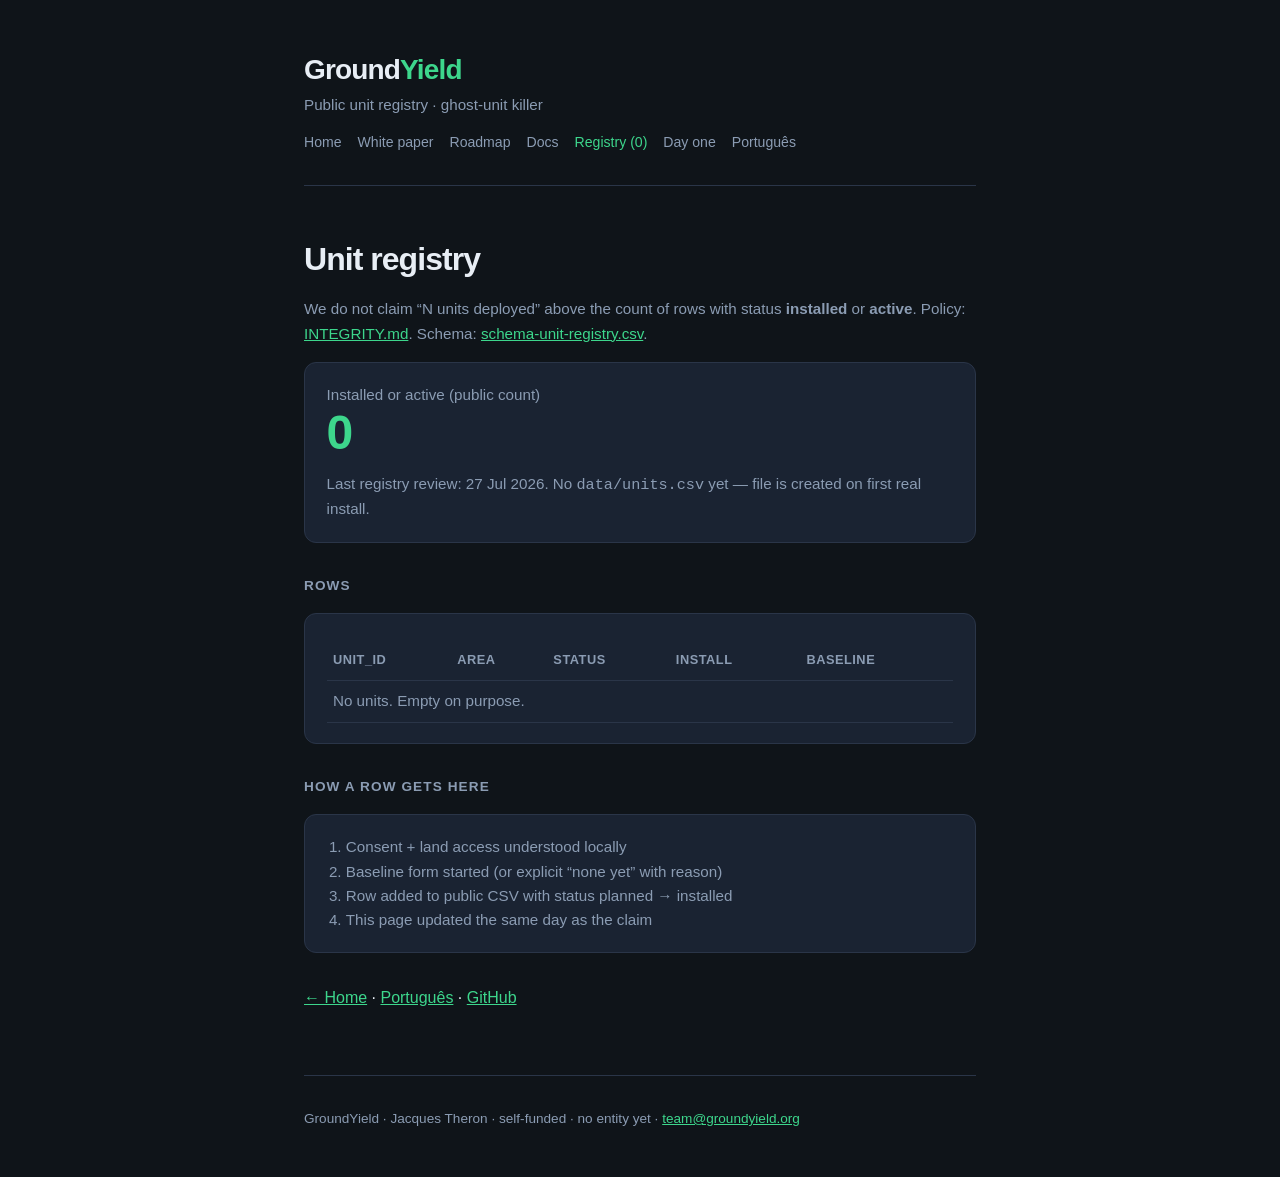
<file: units.html>
<!DOCTYPE html>
<html lang="en">
<head>
  <meta charset="UTF-8" />
  <meta name="viewport" content="width=device-width, initial-scale=1.0" />
  <title>Unit registry — GroundYield</title>
  <link rel="stylesheet" href="/site-nav.css" />
  <meta name="description" content="Public modular unit registry for GroundYield. Empty until units exist. No ghost units." />
  <meta name="theme-color" content="#0f1419" />
  <link rel="canonical" href="https://www.groundyield.org/units.html" />
  <link rel="icon" href="/favicon.svg" type="image/svg+xml" />
  <meta property="og:title" content="Unit registry — GroundYield" />
  <meta property="og:description" content="Public count of modular units. Zero until something is installed." />
  <meta property="og:image" content="https://www.groundyield.org/og-image.png" />
  <meta property="og:url" content="https://www.groundyield.org/units.html" />
  <style>
    :root {
      --bg: #0f1419; --surface: #1a2332; --text: #e8eef5;
      --muted: #8b9cb3; --accent: #3dd68c; --border: #2a3548;
    }
    * { margin: 0; padding: 0; box-sizing: border-box; }
    body {
      font-family: -apple-system, BlinkMacSystemFont, 'Segoe UI', Roboto, 'Helvetica Neue', Arial, sans-serif;
      background: var(--bg); color: var(--text); line-height: 1.6; min-height: 100vh;
    }
    .container { max-width: 720px; margin: 0 auto; padding: 0 1.5rem; }
    header { padding: 3rem 0 2rem; border-bottom: 1px solid var(--border); }
    .logo { font-size: 1.75rem; font-weight: 700; letter-spacing: -0.03em; }
    .logo span { color: var(--accent); }
    .logo a { color: inherit; text-decoration: none; }
    .tagline, .note { color: var(--muted); font-size: 0.95rem; }
    main { padding: 3rem 0 4rem; }
    h1 { font-size: 2rem; letter-spacing: -0.03em; margin-bottom: 0.75rem; }
    h2 {
      font-size: 0.85rem; text-transform: uppercase; letter-spacing: 0.08em;
      color: var(--muted); margin: 2rem 0 0.75rem;
    }
    .card {
      background: var(--surface); border: 1px solid var(--border);
      border-radius: 12px; padding: 1.25rem 1.35rem; margin: 1rem 0;
    }
    .count {
      font-size: 3rem; font-weight: 700; color: var(--accent);
      letter-spacing: -0.04em; line-height: 1.1;
    }
    table { width: 100%; border-collapse: collapse; font-size: 0.92rem; margin-top: 0.5rem; }
    th, td { text-align: left; padding: 0.55rem 0.4rem; border-bottom: 1px solid var(--border); }
    th { color: var(--muted); font-weight: 600; font-size: 0.8rem; text-transform: uppercase; letter-spacing: 0.04em; }
    a { color: var(--accent); }
    footer { padding: 2rem 0 3rem; border-top: 1px solid var(--border); color: var(--muted); font-size: 0.85rem; }
  </style>
</head>
<body>
  <div class="container">
    <header>
      <div class="logo"><a href="/">Ground<span>Yield</span></a></div>
      <p class="tagline">Public unit registry · ghost-unit killer</p>
      <nav class="site-nav" aria-label="Primary">
        <a href="/">Home</a>
        <a href="/whitepaper.html">White paper</a>
        <a href="/roadmap.html">Roadmap</a>
        <a href="/docs.html">Docs</a>
        <a href="/units.html" aria-current="page">Registry (0)</a>
        <a href="/day1.html">Day one</a>
        <a href="/pt.html" hreflang="pt">Português</a>
      </nav>
    </header>

    <main>
      <h1>Unit registry</h1>
      <p class="note">
        We do not claim “N units deployed” above the count of rows with status
        <strong>installed</strong> or <strong>active</strong>.
        Policy: <a href="https://github.com/groundyield/website/blob/main/INTEGRITY.md">INTEGRITY.md</a>.
        Schema: <a href="https://github.com/groundyield/website/blob/main/data/schema-unit-registry.csv">schema-unit-registry.csv</a>.
      </p>

      <div class="card">
        <p class="note">Installed or active (public count)</p>
        <p class="count">0</p>
        <p class="note" style="margin-top:0.75rem">
          Last registry review: <time datetime="2026-07-27">27 Jul 2026</time>.
          No <code>data/units.csv</code> yet — file is created on first real install.
        </p>
      </div>

      <h2>Rows</h2>
      <div class="card">
        <table>
          <thead>
            <tr>
              <th>unit_id</th>
              <th>area</th>
              <th>status</th>
              <th>install</th>
              <th>baseline</th>
            </tr>
          </thead>
          <tbody>
            <tr>
              <td colspan="5" class="note">No units. Empty on purpose.</td>
            </tr>
          </tbody>
        </table>
      </div>

      <h2>How a row gets here</h2>
      <div class="card">
        <ol style="margin-left:1.2rem;color:var(--muted);font-size:0.95rem">
          <li>Consent + land access understood locally</li>
          <li>Baseline form started (or explicit “none yet” with reason)</li>
          <li>Row added to public CSV with status planned → installed</li>
          <li>This page updated the same day as the claim</li>
        </ol>
      </div>

      <p style="margin-top:2rem">
        <a href="/">← Home</a> ·
        <a href="/pt.html" hreflang="pt">Português</a> ·
        <a href="https://github.com/groundyield/website">GitHub</a>
      </p>
    </main>

    <footer>
      GroundYield · Jacques Theron · self-funded · no entity yet ·
      <a href="mailto:team@groundyield.org">team@groundyield.org</a>
    </footer>
  </div>
</body>
</html>
</file>
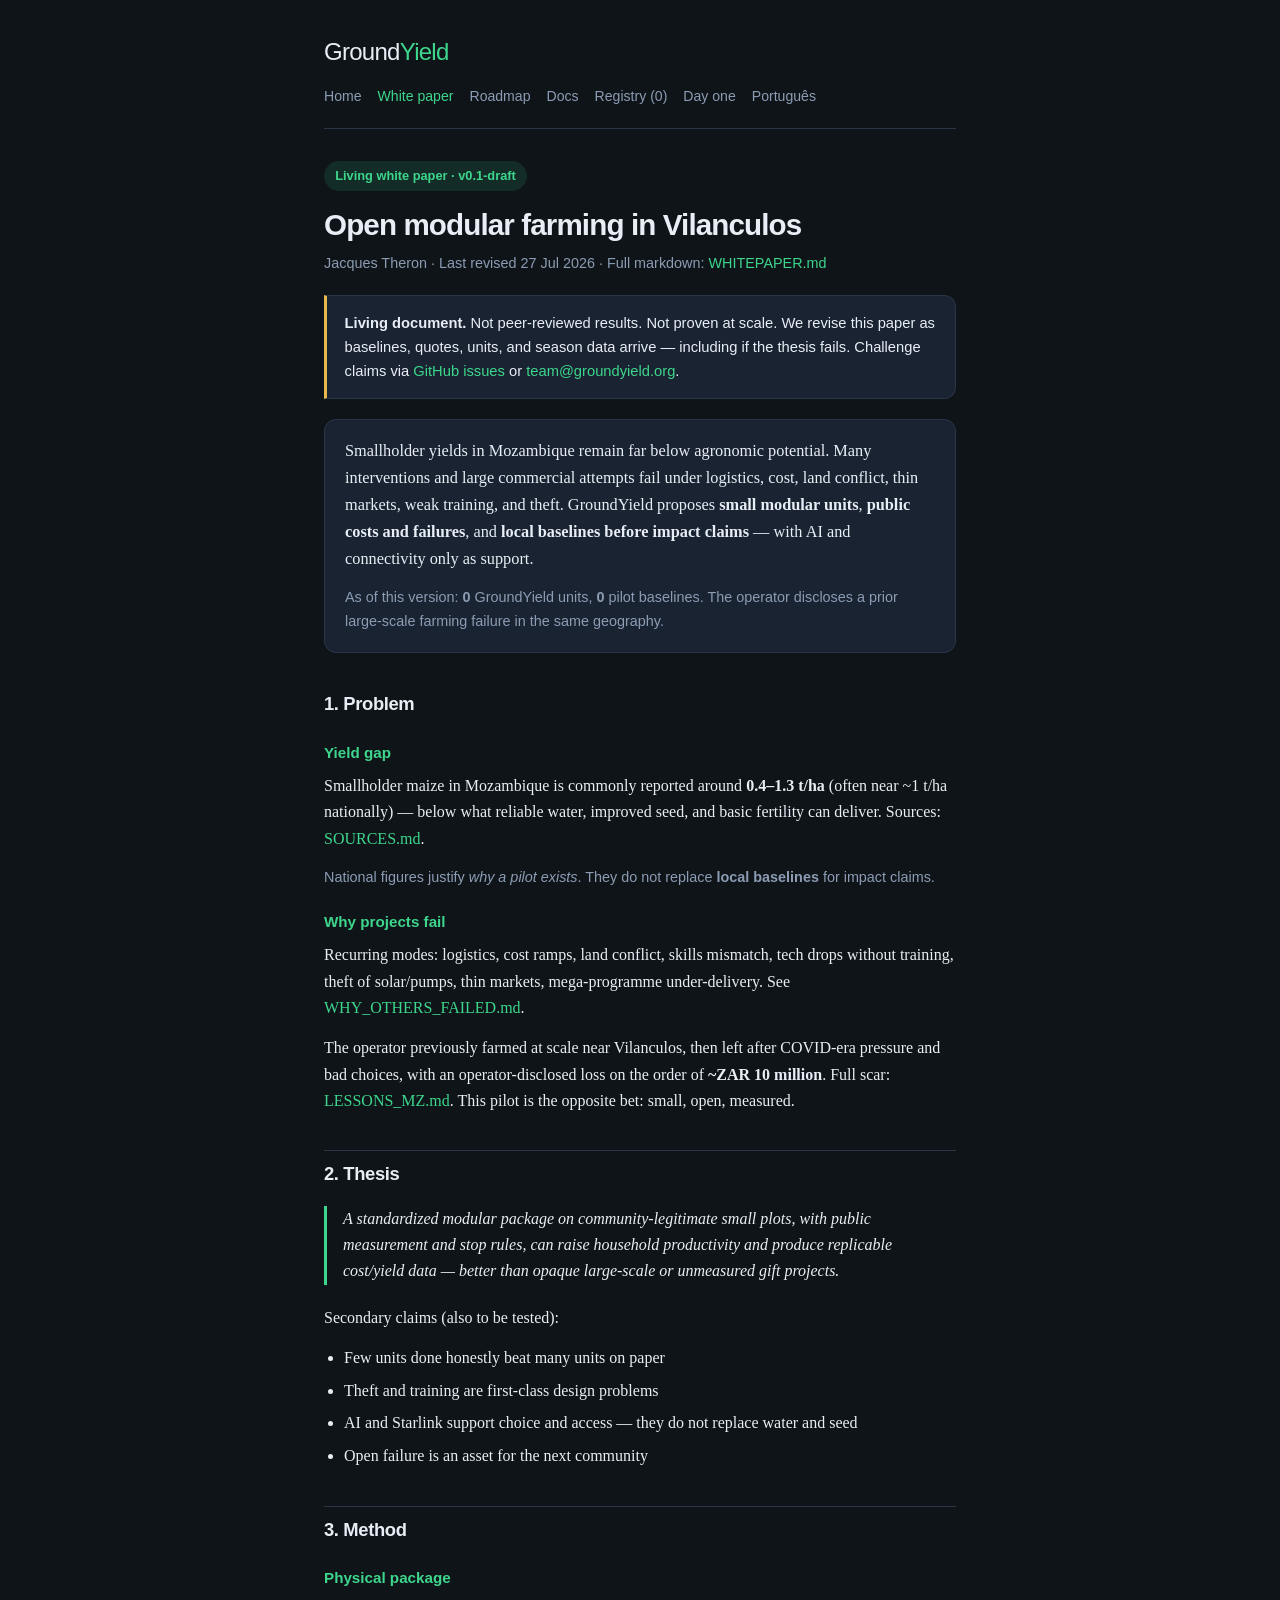
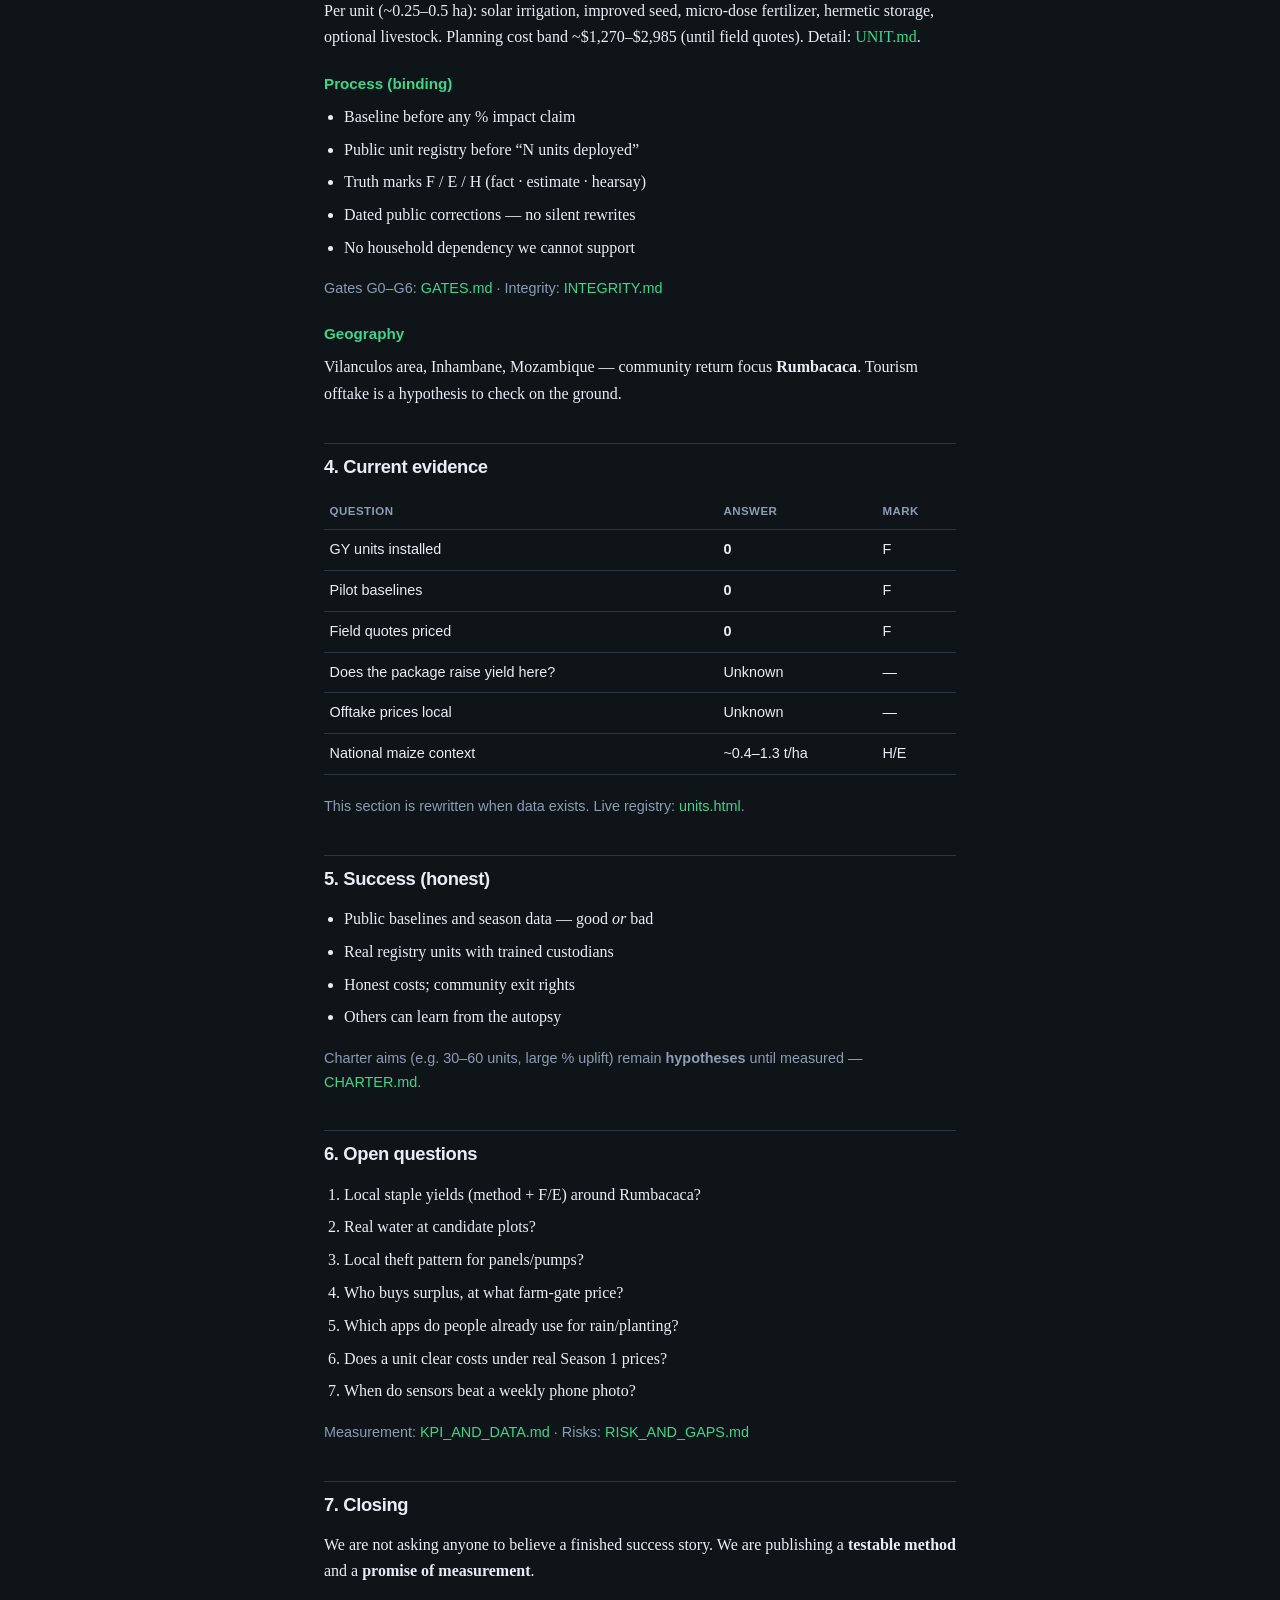
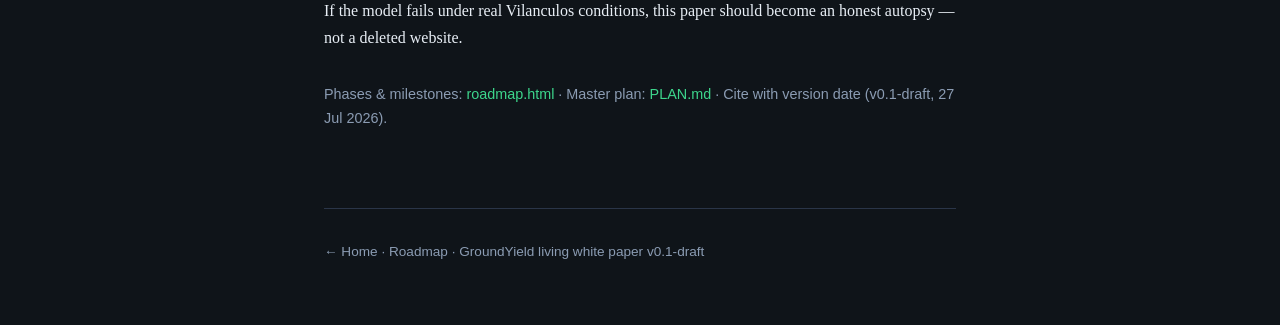
<file: whitepaper.html>
<!DOCTYPE html>
<html lang="en">
<head>
  <meta charset="UTF-8" />
  <meta name="viewport" content="width=device-width, initial-scale=1.0" />
  <title>Living white paper — GroundYield</title>
  <meta name="description" content="GroundYield living white paper: problem, thesis, method, current evidence (0 units). Revises as field data arrives." />
  <meta name="theme-color" content="#0f1419" />
  <link rel="canonical" href="https://www.groundyield.org/whitepaper.html" />
  <link rel="icon" href="/favicon.svg" type="image/svg+xml" />
  <link rel="stylesheet" href="/site-nav.css" />
  <meta property="og:title" content="Living white paper — GroundYield" />
  <meta property="og:description" content="Open modular farming thesis for Vilanculos. Living document — not proven at scale." />
  <meta property="og:image" content="https://www.groundyield.org/og-image.png" />
  <meta property="og:url" content="https://www.groundyield.org/whitepaper.html" />
  <style>
    :root {
      --bg: #0f1419; --surface: #1a2332; --text: #e8eef5;
      --muted: #8b9cb3; --accent: #3dd68c; --border: #2a3548; --warn: #e6b84d;
    }
    * { margin: 0; padding: 0; box-sizing: border-box; }
    body {
      font-family: -apple-system, BlinkMacSystemFont, 'Segoe UI', Roboto, Georgia, 'Times New Roman', serif;
      background: var(--bg); color: var(--text); line-height: 1.65; min-height: 100vh;
    }
    a { color: var(--accent); text-decoration: none; font-weight: 500; }
    a:hover { text-decoration: underline; }
    a:focus-visible { outline: 2px solid var(--accent); outline-offset: 3px; }
    .container { max-width: 680px; margin: 0 auto; padding: 0 1.5rem; }
    header { padding: 2rem 0 1.25rem; border-bottom: 1px solid var(--border); font-family: -apple-system, BlinkMacSystemFont, 'Segoe UI', Roboto, sans-serif; }
    .logo { font-size: 1.5rem; font-weight: 700; letter-spacing: -0.03em; }
    .logo span { color: var(--accent); }
    .logo a { color: inherit; text-decoration: none; }
    .nav { display: flex; flex-wrap: wrap; gap: 0.65rem 1rem; margin-top: 0.85rem; font-size: 0.88rem; }
    .nav a { color: var(--muted); font-family: -apple-system, BlinkMacSystemFont, 'Segoe UI', Roboto, sans-serif; }
    .nav a:hover, .nav a[aria-current="page"] { color: var(--accent); }
    main { padding: 2rem 0 4rem; }
    h1 {
      font-family: -apple-system, BlinkMacSystemFont, 'Segoe UI', Roboto, sans-serif;
      font-size: 1.85rem; letter-spacing: -0.03em; line-height: 1.25; margin-bottom: 0.5rem;
    }
    .meta {
      font-family: -apple-system, BlinkMacSystemFont, 'Segoe UI', Roboto, sans-serif;
      color: var(--muted); font-size: 0.9rem; margin-bottom: 1.25rem;
    }
    .badge {
      font-family: -apple-system, BlinkMacSystemFont, 'Segoe UI', Roboto, sans-serif;
      display: inline-block; background: rgba(61,214,140,0.12); color: var(--accent);
      font-size: 0.8rem; font-weight: 600; padding: 0.25rem 0.7rem; border-radius: 999px; margin-bottom: 1rem;
    }
    .abstract {
      background: var(--surface); border: 1px solid var(--border); border-radius: 12px;
      padding: 1.15rem 1.25rem; margin-bottom: 2rem; font-size: 1.02rem;
    }
    .callout {
      font-family: -apple-system, BlinkMacSystemFont, 'Segoe UI', Roboto, sans-serif;
      background: var(--surface); border: 1px solid var(--border); border-left: 3px solid var(--warn);
      border-radius: 0 12px 12px 0; padding: 0.9rem 1.1rem; margin: 1.25rem 0; font-size: 0.92rem;
    }
    h2 {
      font-family: -apple-system, BlinkMacSystemFont, 'Segoe UI', Roboto, sans-serif;
      font-size: 1.15rem; letter-spacing: -0.02em; color: var(--text);
      margin: 2.25rem 0 0.75rem; padding-top: 0.5rem; border-top: 1px solid var(--border);
    }
    h2:first-of-type { border-top: none; padding-top: 0; }
    h3 {
      font-family: -apple-system, BlinkMacSystemFont, 'Segoe UI', Roboto, sans-serif;
      font-size: 0.95rem; color: var(--accent); margin: 1.25rem 0 0.5rem;
    }
    p { margin-bottom: 0.85rem; }
    ul, ol { padding-left: 1.25rem; margin-bottom: 1rem; }
    li { margin-bottom: 0.4rem; }
    table {
      width: 100%; border-collapse: collapse; font-size: 0.9rem; margin: 0.75rem 0 1.25rem;
      font-family: -apple-system, BlinkMacSystemFont, 'Segoe UI', Roboto, sans-serif;
    }
    th, td { text-align: left; padding: 0.5rem 0.35rem; border-bottom: 1px solid var(--border); vertical-align: top; }
    th { color: var(--muted); font-size: 0.72rem; text-transform: uppercase; letter-spacing: 0.04em; }
    blockquote {
      border-left: 3px solid var(--accent); padding-left: 1rem; margin: 1rem 0 1.25rem;
      color: var(--text); font-style: italic;
    }
    .note {
      font-family: -apple-system, BlinkMacSystemFont, 'Segoe UI', Roboto, sans-serif;
      color: var(--muted); font-size: 0.9rem;
    }
    footer {
      font-family: -apple-system, BlinkMacSystemFont, 'Segoe UI', Roboto, sans-serif;
      padding: 2rem 0 3rem; border-top: 1px solid var(--border); color: var(--muted); font-size: 0.85rem;
    }
    footer a { color: var(--muted); }
    footer a:hover { color: var(--accent); }
  </style>
</head>
<body>
  <div class="container">
    <header>
      <div class="logo"><a href="/">Ground<span>Yield</span></a></div>
            <nav class="site-nav" aria-label="Primary">
        <a href="/">Home</a>
        <a href="/whitepaper.html" aria-current="page">White paper</a>
        <a href="/roadmap.html">Roadmap</a>
        <a href="/docs.html">Docs</a>
        <a href="/units.html">Registry (0)</a>
        <a href="/day1.html">Day one</a>
        <a href="/pt.html" hreflang="pt">Português</a>
      </nav>
    </header>

    <main>
      <p class="badge">Living white paper · v0.1-draft</p>
      <h1>Open modular farming in Vilanculos</h1>
      <p class="meta">
        Jacques Theron · Last revised 27 Jul 2026 ·
        Full markdown: <a href="https://github.com/groundyield/website/blob/main/WHITEPAPER.md">WHITEPAPER.md</a>
      </p>

      <div class="callout">
        <strong>Living document.</strong> Not peer-reviewed results. Not proven at scale.
        We revise this paper as baselines, quotes, units, and season data arrive — including if the thesis fails.
        Challenge claims via <a href="https://github.com/groundyield/website/issues">GitHub issues</a> or
        <a href="mailto:team@groundyield.org">team@groundyield.org</a>.
      </div>

      <div class="abstract">
        <p>
          Smallholder yields in Mozambique remain far below agronomic potential.
          Many interventions and large commercial attempts fail under logistics, cost, land conflict,
          thin markets, weak training, and theft. GroundYield proposes
          <strong>small modular units</strong>, <strong>public costs and failures</strong>,
          and <strong>local baselines before impact claims</strong> — with AI and connectivity only as support.
        </p>
        <p class="note" style="margin-bottom:0">
          As of this version: <strong>0</strong> GroundYield units, <strong>0</strong> pilot baselines.
          The operator discloses a prior large-scale farming failure in the same geography.
        </p>
      </div>

      <h2>1. Problem</h2>
      <h3>Yield gap</h3>
      <p>
        Smallholder maize in Mozambique is commonly reported around
        <strong>0.4–1.3 t/ha</strong> (often near ~1 t/ha nationally) — below what reliable water,
        improved seed, and basic fertility can deliver. Sources:
        <a href="https://github.com/groundyield/website/blob/main/SOURCES.md">SOURCES.md</a>.
      </p>
      <p class="note">
        National figures justify <em>why a pilot exists</em>. They do not replace
        <strong>local baselines</strong> for impact claims.
      </p>

      <h3>Why projects fail</h3>
      <p>
        Recurring modes: logistics, cost ramps, land conflict, skills mismatch,
        tech drops without training, theft of solar/pumps, thin markets, mega-programme under-delivery.
        See <a href="https://github.com/groundyield/website/blob/main/WHY_OTHERS_FAILED.md">WHY_OTHERS_FAILED.md</a>.
      </p>
      <p>
        The operator previously farmed at scale near Vilanculos, then left after COVID-era pressure and bad choices,
        with an operator-disclosed loss on the order of <strong>~ZAR 10 million</strong>.
        Full scar: <a href="https://github.com/groundyield/website/blob/main/LESSONS_MZ.md">LESSONS_MZ.md</a>.
        This pilot is the opposite bet: small, open, measured.
      </p>

      <h2>2. Thesis</h2>
      <blockquote>
        A standardized modular package on community-legitimate small plots,
        with public measurement and stop rules, can raise household productivity and produce
        replicable cost/yield data — better than opaque large-scale or unmeasured gift projects.
      </blockquote>
      <p>Secondary claims (also to be tested):</p>
      <ul>
        <li>Few units done honestly beat many units on paper</li>
        <li>Theft and training are first-class design problems</li>
        <li>AI and Starlink support choice and access — they do not replace water and seed</li>
        <li>Open failure is an asset for the next community</li>
      </ul>

      <h2>3. Method</h2>
      <h3>Physical package</h3>
      <p>
        Per unit (~0.25–0.5 ha): solar irrigation, improved seed, micro-dose fertilizer,
        hermetic storage, optional livestock. Planning cost band ~$1,270–$2,985 (until field quotes).
        Detail: <a href="https://github.com/groundyield/website/blob/main/UNIT.md">UNIT.md</a>.
      </p>
      <h3>Process (binding)</h3>
      <ul>
        <li>Baseline before any % impact claim</li>
        <li>Public unit registry before “N units deployed”</li>
        <li>Truth marks F / E / H (fact · estimate · hearsay)</li>
        <li>Dated public corrections — no silent rewrites</li>
        <li>No household dependency we cannot support</li>
      </ul>
      <p class="note">
        Gates G0–G6:
        <a href="https://github.com/groundyield/website/blob/main/field/GATES.md">GATES.md</a> ·
        Integrity: <a href="https://github.com/groundyield/website/blob/main/INTEGRITY.md">INTEGRITY.md</a>
      </p>
      <h3>Geography</h3>
      <p>
        Vilanculos area, Inhambane, Mozambique — community return focus
        <strong>Rumbacaca</strong>. Tourism offtake is a hypothesis to check on the ground.
      </p>

      <h2>4. Current evidence</h2>
      <table>
        <thead>
          <tr><th>Question</th><th>Answer</th><th>Mark</th></tr>
        </thead>
        <tbody>
          <tr><td>GY units installed</td><td><strong>0</strong></td><td>F</td></tr>
          <tr><td>Pilot baselines</td><td><strong>0</strong></td><td>F</td></tr>
          <tr><td>Field quotes priced</td><td><strong>0</strong></td><td>F</td></tr>
          <tr><td>Does the package raise yield here?</td><td>Unknown</td><td>—</td></tr>
          <tr><td>Offtake prices local</td><td>Unknown</td><td>—</td></tr>
          <tr><td>National maize context</td><td>~0.4–1.3 t/ha</td><td>H/E</td></tr>
        </tbody>
      </table>
      <p class="note">This section is rewritten when data exists. Live registry: <a href="/units.html">units.html</a>.</p>

      <h2>5. Success (honest)</h2>
      <ul>
        <li>Public baselines and season data — good <em>or</em> bad</li>
        <li>Real registry units with trained custodians</li>
        <li>Honest costs; community exit rights</li>
        <li>Others can learn from the autopsy</li>
      </ul>
      <p class="note">
        Charter aims (e.g. 30–60 units, large % uplift) remain
        <strong>hypotheses</strong> until measured —
        <a href="https://github.com/groundyield/website/blob/main/CHARTER.md">CHARTER.md</a>.
      </p>

      <h2>6. Open questions</h2>
      <ol>
        <li>Local staple yields (method + F/E) around Rumbacaca?</li>
        <li>Real water at candidate plots?</li>
        <li>Local theft pattern for panels/pumps?</li>
        <li>Who buys surplus, at what farm-gate price?</li>
        <li>Which apps do people already use for rain/planting?</li>
        <li>Does a unit clear costs under real Season 1 prices?</li>
        <li>When do sensors beat a weekly phone photo?</li>
      </ol>
      <p class="note">
        Measurement: <a href="https://github.com/groundyield/website/blob/main/KPI_AND_DATA.md">KPI_AND_DATA.md</a> ·
        Risks: <a href="https://github.com/groundyield/website/blob/main/RISK_AND_GAPS.md">RISK_AND_GAPS.md</a>
      </p>

      <h2>7. Closing</h2>
      <p>
        We are not asking anyone to believe a finished success story.
        We are publishing a <strong>testable method</strong> and a
        <strong>promise of measurement</strong>.
      </p>
      <p>
        If the model fails under real Vilanculos conditions, this paper should become
        an honest autopsy — not a deleted website.
      </p>

      <p class="note" style="margin-top:2rem">
        Phases &amp; milestones: <a href="/roadmap.html">roadmap.html</a> ·
        Master plan: <a href="https://github.com/groundyield/website/blob/main/PLAN.md">PLAN.md</a> ·
        Cite with version date (v0.1-draft, 27 Jul 2026).
      </p>
    </main>

    <footer>
      <p><a href="/">← Home</a> · <a href="/roadmap.html">Roadmap</a> · GroundYield living white paper v0.1-draft</p>
    </footer>
  </div>
</body>
</html>
</file>
<file: site-nav.css>
/* Shared primary nav — include on all public HTML pages */
.site-nav {
  display: flex;
  flex-wrap: wrap;
  gap: 0.55rem 1rem;
  margin-top: 0.85rem;
  font-size: 0.88rem;
  font-family: -apple-system, BlinkMacSystemFont, "Segoe UI", Roboto, "Helvetica Neue", Arial, sans-serif;
}
.site-nav a {
  color: #8b9cb3;
  text-decoration: none;
  font-weight: 500;
}
.site-nav a:hover,
.site-nav a[aria-current="page"] {
  color: #3dd68c;
  text-decoration: none;
}
</file>
